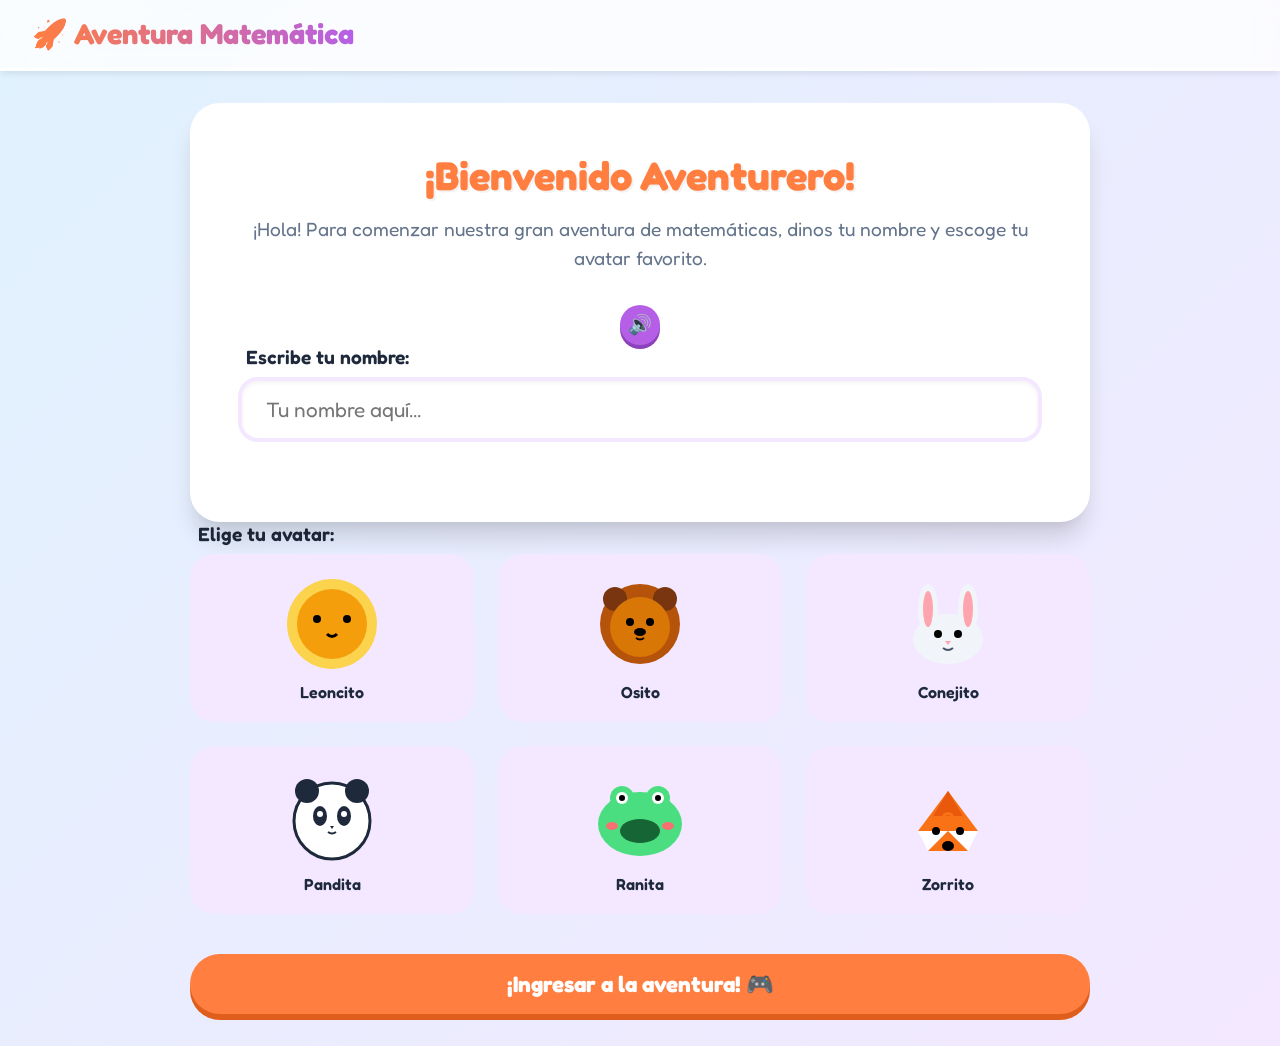
<file: index.html>
<!DOCTYPE html>
<html lang="es">
<head>
  <meta charset="UTF-8">
  <meta name="viewport" content="width=device-width, initial-scale=1.0">
  <title>Aventura Matemática - Registro</title>
  <link rel="stylesheet" href="css/style.css">
    <!-- Favicon -->
    <link rel="icon" href="img/logoo.png">

</head>
<body>

    <header class="header-bar">
    <div class="header-brand">
        🚀 Aventura Matemática
    </div>
    <div class="header-score" id="header-score-box" style="display: none;">
        ⭐ <span id="header-score-val">0</span>
    </div>
    </header>

    <main class="main-container">
        <div class="kids-card">
            <h1 class="kids-title">¡Bienvenido Aventurero!</h1>
            <p class="kids-subtitle tts-text tts-auto">¡Hola! Para comenzar nuestra gran aventura de matemáticas, dinos tu nombre y escoge tu avatar favorito.</p>
      
            <form id="registro-form" 
        <div class="kids-input-group">
            <label class="kids-label" for="student-name">Escribe tu nombre:</label>
            <input type="text" id="student-name" class="kids-input" placeholder="Tu nombre aquí..."  autocomplete="off">
        </div>

        <label class="kids-label" style="text-align: left;">Elige tu avatar:</label>
        <div class="avatar-grid" id="avatar-selector">
            <!-- León -->
            <div class="avatar-option" data-avatar="leoncito">
                <svg viewBox="0 0 100 100">
                <circle cx="50" cy="50" r="45" fill="#fcd34d"/>
                <circle cx="50" cy="50" r="35" fill="#f59e0b"/>
                <circle cx="35" cy="45" r="4" fill="#000"/>
                <circle cx="65" cy="45" r="4" fill="#000"/>
                <path d="M 45 60 Q 50 65 55 60" stroke="#000" stroke-width="3" fill="none"/>
                <path d="M 35 30 A 8 8 0 0 1 47 38" stroke="#f59e0b" stroke-width="6" fill="none"/>
                <path d="M 65 30 A 8 8 0 0 0 53 38" stroke="#f59e0b" stroke-width="6" fill="none"/>
            </svg>
            <span class="avatar-name">Leoncito</span>
            </div>
            <!-- Oso -->
            <div class="avatar-option" data-avatar="osito">
                <svg viewBox="0 0 100 100">
                <circle cx="50" cy="50" r="40" fill="#b45309"/>
                <circle cx="25" cy="25" r="12" fill="#78350f"/>
                <circle cx="75" cy="25" r="12" fill="#78350f"/>
                <circle cx="50" cy="53" r="30" fill="#d97706"/>
                <circle cx="40" cy="48" r="4" fill="#000"/>
                <circle cx="60" cy="48" r="4" fill="#000"/>
                <ellipse cx="50" cy="58" rx="6" ry="4" fill="#000"/>
                <path d="M 46 64 Q 50 67 54 64" stroke="#000" stroke-width="2" fill="none"/>
                </svg>
                <span class="avatar-name">Osito</span>
            </div>
            <!-- Conejo -->
            <div class="avatar-option" data-avatar="conejito">
                <svg viewBox="0 0 100 100">
                <ellipse cx="50" cy="65" rx="35" ry="25" fill="#f1f5f9"/>
                <ellipse cx="30" cy="35" rx="10" ry="25" fill="#f1f5f9"/>
                <ellipse cx="30" cy="35" rx="5" ry="18" fill="#fda4af"/>
                <ellipse cx="70" cy="35" rx="10" ry="25" fill="#f1f5f9"/>
                <ellipse cx="70" cy="35" rx="5" ry="18" fill="#fda4af"/>
                <circle cx="40" cy="60" r="4" fill="#000"/>
                <circle cx="60" cy="60" r="4" fill="#000"/>
                <polygon points="47,67 53,67 50,71" fill="#fda4af"/>
                <path d="M 45 74 Q 50 78 55 74" stroke="#475569" stroke-width="2" fill="none"/>
                </svg>
                <span class="avatar-name">Conejito</span>
            </div>
            <!-- Panda -->
            <div class="avatar-option" data-avatar="pandita">
                <svg viewBox="0 0 100 100">
                <circle cx="50" cy="55" r="38" fill="#fff" stroke="#1e293b" stroke-width="3"/>
                <circle cx="25" cy="25" r="12" fill="#1e293b"/>
                <circle cx="75" cy="25" r="12" fill="#1e293b"/>
                <ellipse cx="38" cy="50" rx="7" ry="10" fill="#1e293b"/>
                <ellipse cx="62" cy="50" rx="7" ry="10" fill="#1e293b"/>
                <circle cx="38" cy="48" r="3" fill="#fff"/>
                <circle cx="62" cy="48" r="3" fill="#fff"/>
                <polygon points="48,60 52,60 50,63" fill="#1e293b"/>
                <path d="M 46 66 Q 50 69 54 66" stroke="#1e293b" stroke-width="2" fill="none"/>
                </svg>
                <span class="avatar-name">Pandita</span>
            </div>
            <!-- Rana -->
            <div class="avatar-option" data-avatar="ranita">
                <svg viewBox="0 0 100 100">
                <ellipse cx="50" cy="58" rx="42" ry="32" fill="#4ade80"/>
                <circle cx="32" cy="32" r="12" fill="#4ade80"/>
                <circle cx="68" cy="32" r="12" fill="#4ade80"/>
                <circle cx="32" cy="32" r="6" fill="#fff"/>
                <circle cx="68" cy="32" r="6" fill="#fff"/>
                <circle cx="32" cy="32" r="3" fill="#000"/>
                <circle cx="68" cy="32" r="3" fill="#000"/>
                <ellipse cx="50" cy="65" rx="20" ry="12" fill="#166534"/>
                <ellipse cx="22" cy="60" rx="6" ry="4" fill="#f87171"/>
                <ellipse cx="78" cy="60" rx="6" ry="4" fill="#f87171"/>
                </svg>
                <span class="avatar-name">Ranita</span>
            </div>
            <!-- Zorro -->
            <div class="avatar-option" data-avatar="zorrito">
                <svg viewBox="0 0 100 100">
                <polygon points="50,25 20,65 80,65" fill="#f97316"/>
                <polygon points="50,25 35,50 65,50" fill="#ea580c"/>
                <polygon points="20,65 50,65 30,85" fill="#fff"/>
                <polygon points="80,65 50,65 70,85" fill="#fff"/>
                <polygon points="30,85 50,65 70,85" fill="#f97316"/>
                <circle cx="38" cy="65" r="4" fill="#000"/>
                <circle cx="62" cy="65" r="4" fill="#000"/>
                <ellipse cx="50" cy="80" rx="6" ry="5" fill="#000"/>
                <path d="M 45 50 Q 50 45 55 50" stroke="#f97316" stroke-width="3" fill="none"/>
                </svg>
                <span class="avatar-name">Zorrito</span>
            </div>
            </div>

            <button type="submit" id="btn-ingresar" class="kids-btn kids-btn-orange">¡Ingresar a la aventura! 🎮</button>
        </form>
        </div>
    </main>

    <script src="js/audio.js"></script>
    <script src="js/main.js"></script>
    <script>
        // Lógica particular del registro
        let selectedAvatar = null;

        // Selector de avatar
        document.querySelectorAll('.avatar-option').forEach(opt => {
        opt.addEventListener('click', () => {
            document.querySelectorAll('.avatar-option').forEach(el => el.classList.remove('selected'));
            opt.classList.add('selected');
            selectedAvatar = opt.getAttribute('data-avatar');
            MathAudio.playClick();
        });
        });

        //Sacudir tarjeta
        function sacudirTarjeta() {

            const card = document.querySelector('.kids-card');

            card.classList.add('shake-element');

            setTimeout(() => {
                card.classList.remove('shake-element');
            }, 500);
        }



        // Formulario de ingreso
        document.getElementById('registro-form').addEventListener('submit', (e) => {
        e.preventDefault();
        const nombreInput = document.getElementById('student-name').value.trim();

        // Validación obligatoria
        if (!nombreInput && !selectedAvatar) {

                MathAudio.speak(
                    "Debe escribir su nombre y seleccionar un avatar."
                );

                sacudirTarjeta();
                return;
            }

            if (!nombreInput) {

                MathAudio.speak(
                    "Debe escribir su nombre."
                );

                sacudirTarjeta();
                return;
            }

            if (!selectedAvatar) {

                MathAudio.speak(
                    "Debe seleccionar un avatar."
                );

                sacudirTarjeta();
                return;
            }

        // Guardar en localStorage
        localStorage.setItem('mat_nombre', nombreInput);
        localStorage.setItem('mat_avatar', selectedAvatar);
        localStorage.setItem('mat_score', '0');

        // Animaciones e ingreso exitoso
        MathAudio.playWelcome();
        MathApp.lanzarConfeti();

        const btn = document.getElementById('btn-ingresar');
        btn.disabled = true;
        btn.textContent = "¡Cargando Aventura! ✨";

        // Redirigir después de deleitarse con el confeti
        setTimeout(() => {
            window.location.href = 'bienvenida.html';
        }, 1500);
        });
    </script>
    </body>
</file>
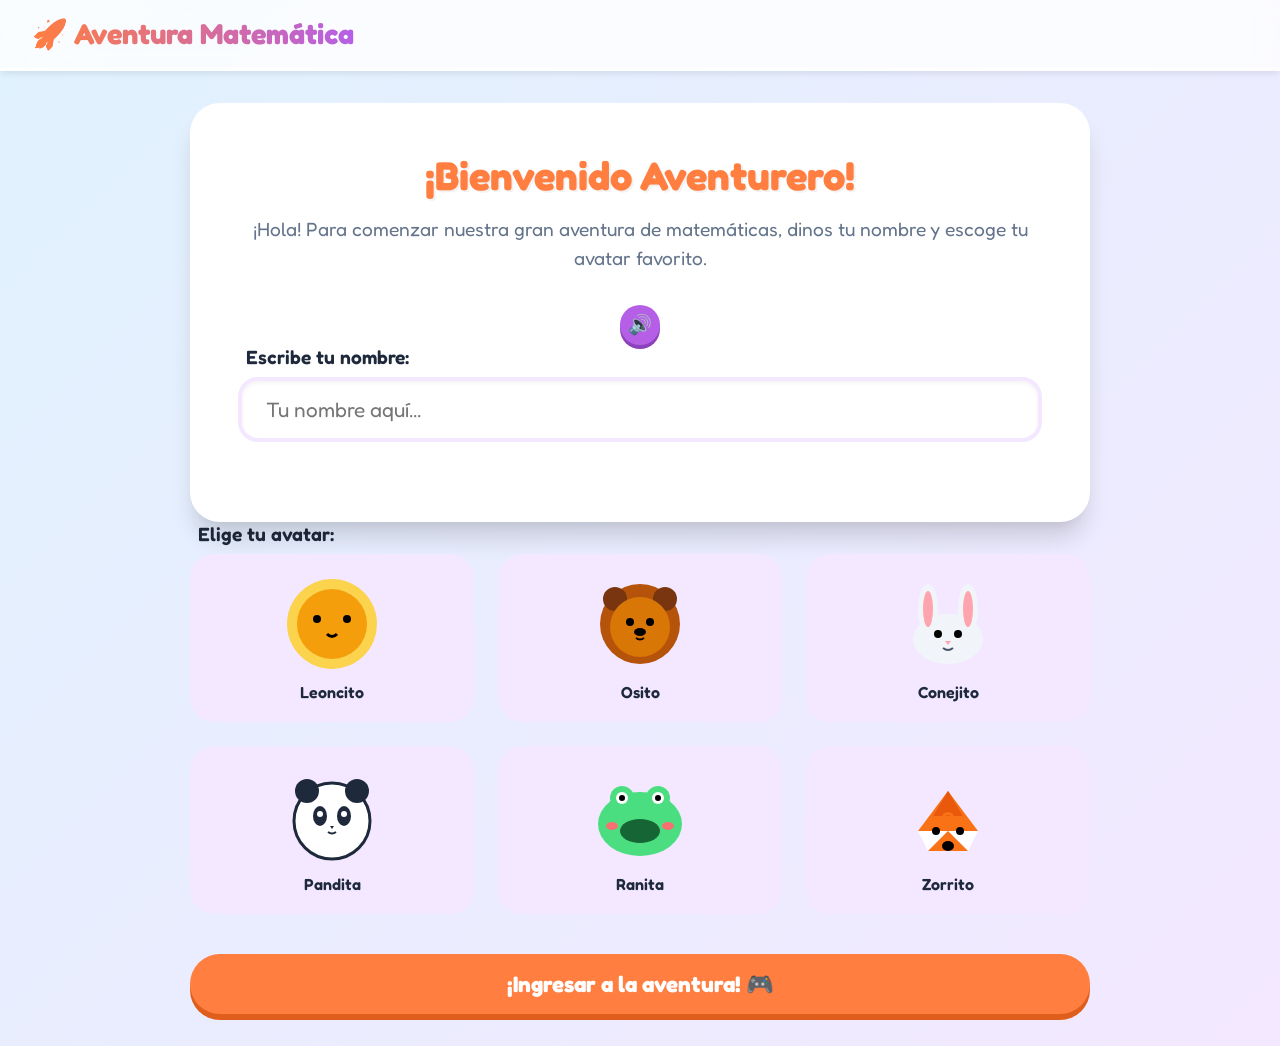
<file: basico4.html>
<!DOCTYPE html>
<html lang="es">
    
<head>
    <meta charset="UTF-8">
    <meta name="viewport" content="width=device-width, initial-scale=1.0">
    <title>Supermercado Matemático - Sumas</title>
    <link rel="stylesheet" href="css/style.css">

        <!-- Favicon -->
    <link rel="icon" href="img/logoo.png">
    </head>
    <body>


    <header class="header-bar">
        <a href="todos.html" class="header-brand">🚀 Aventura Matemática</a>
        <div class="header-user-info">
        <div class="header-profile">
            <div id="header-avatar-container"></div>
            <span class="header-username" id="header-username-val"></span>
        </div>
        <div class="header-score" id="header-score-box">
            ⭐ <span id="header-score-val">0</span>
        </div>
        </div>
    </header>

    <main class="main-container">
        <div class="kids-card game-card">
        <h1 class="kids-title text-orange">🛒 Supermercado Matemático</h1>
        
        <div class="game-info-row">
            <span class="round-indicator" id="round-text">Ronda 1 de 3</span>
            <div class="progress-bar-container">
            <div class="progress-bar-fill" id="progress-bar"></div>
            </div>
            <span class="round-indicator">➕ Sumas</span>
        </div>

        <!-- Instrucción con voz -->
        <div style="margin-bottom: 1.5rem; text-align: left;">
            <span class="kids-subtitle tts-text tts-auto" id="game-instruction">
            ¡Haz las compras! Arrastra o haz clic en los productos para ponerlos en el carrito según la lista, y luego calcula el precio total.
            </span>
        </div>

        <!-- Lista de compras -->
        <div style="background: #fffbeb; border: 3px solid #fef3c7; border-radius: 20px; padding: 1rem; margin-bottom: 1.5rem; text-align: left;">
            <h3 style="color: var(--color-orange); margin-bottom: 0.5rem; display: flex; align-items: center; gap: 0.5rem;">
            📋 Lista de Compras:
            </h3>
            <ul id="shopping-list" style="list-style: none; font-size: 1.15rem; font-weight: 600; display: flex; flex-direction: column; gap: 0.3rem;">
            <!-- Se llena dinámicamente -->
            </ul>
        </div>

        <!-- Zona de Trabajo -->
        <div class="game-workspace">
            
            <!-- Estantería de Productos -->
            <div>
            <div style="font-size: 0.9rem; font-weight: bold; color: var(--text-muted); margin-bottom: 0.5rem; text-align: left;">
                🛍️ Estantería (Haz clic o arrastra al carrito):
            </div>
            <div class="market-shelf" id="shelf-container">
                <!-- Se llena dinámicamente -->
            </div>
            </div>

            <!-- Carrito de compras -->
            <div style="margin-top: 1rem;">
            <div style="font-size: 0.9rem; font-weight: bold; color: var(--text-muted); margin-bottom: 0.5rem; text-align: left;">
                🛒 Tu Carrito (Haz clic en un producto para sacarlo):
            </div>
            <div class="cart-dropzone drop-target" id="cart-zone" ondragover="allowDrop(event)" ondrop="handleDrop(event)">
                <div class="cart-items-list" id="cart-items">
                <!-- Productos arrastrados -->
                </div>
                <div id="cart-placeholder" style="color: var(--text-muted); font-weight: 600; pointer-events: none;">
                ¡Carrito vacío! Pon los productos aquí.
                </div>
            </div>
            </div>

            <!-- Selección del Total Oculto al inicio -->
            <div id="total-selection-area" class="hidden" style="margin-top: 1.5rem; background: #f0fdf4; border: 3px solid #dcfce7; padding: 1.2rem; border-radius: 20px;">
            <h3 class="tts-text" id="total-question" style="color: var(--color-green); margin-bottom: 0.8rem; font-size: 1.2rem;">
                ¡Excelente! Pusiste los productos correctos. Ahora, ¿cuánto es el precio total de tu compra?
            </h3>
            <div class="options-grid" id="options-container">
                <!-- Botones de opciones creados en JS -->
            </div>
            </div>

            <!-- Feedback Overlay -->
            <div class="feedback-overlay" id="feedback-panel">
            <div class="feedback-content">
                <span class="feedback-emoji" id="feedback-emoji">🎉</span>
                <h2 class="feedback-title success" id="feedback-title">¡Fantástico!</h2>
                <p class="feedback-msg tts-text" id="feedback-msg">¡Lo lograste!</p>
                <button id="feedback-btn" class="kids-btn kids-btn-green">¡Siguiente! ➡️</button>
            </div>
            </div>

        </div>

        <!-- Acciones de juego -->
        <div class="game-actions">
            <button onclick="reiniciarRonda()" class="kids-btn kids-btn-purple" style="font-size: 1.1rem; padding: 0.8rem 1.5rem;">
            🔄 Reiniciar Nivel
            </button>
            <button id="btn-validar-cart" onclick="validarCarrito()" class="kids-btn kids-btn-orange">
            Revisar Carrito 🕵️‍♂️
            </button>
            <button id="btn-next-game" class="kids-btn kids-btn-green hidden">
            Siguiente Juego 🚀
            </button>
        </div>

        </div>
    </main>

    <script src="js/audio.js"></script>
    <script src="js/main.js"></script>
    <script>
        // Datos de rondas
        const rounds = [
        {
            list: { manzana: 2, leche: 1 },
            listText: ["🍎 2 Manzanas (cada una cuesta $120)", "🥛 1 Leche (cuesta $300)"],
            instruction: "Compra 2 manzanas y 1 caja de leche. Ponlos en el carrito y luego calcula el valor total.",
            shelf: [
            { id: 'manzana', name: 'Manzana', price: 120, svg: '<svg viewBox="0 0 100 100"><circle cx="50" cy="55" r="30" fill="#f43f5e"/><path d="M 50 25 C 48 18 58 10 60 12 C 62 14 55 22 51 25" stroke="#854d0e" stroke-width="4" fill="#4ade80"/><circle cx="50" cy="55" r="28" fill="none" stroke="#e11d48" stroke-width="2"/></svg>' },
            { id: 'leche', name: 'Leche', price: 300, svg: '<svg viewBox="0 0 100 100"><rect x="30" y="25" width="40" height="60" rx="8" fill="#eff6ff" stroke="#3b82f6" stroke-width="4"/><path d="M 30 45 L 70 45" stroke="#3b82f6" stroke-width="3"/><circle cx="50" cy="65" r="10" fill="#93c5fd"/></svg>' },
            { id: 'platano', name: 'Plátano', price: 100, svg: '<svg viewBox="0 0 100 100"><path d="M 25 35 Q 50 20 75 45 Q 50 65 25 35" fill="#facc15" stroke="#ca8a04" stroke-width="3"/></svg>' }
            ],
            total: 540,
            options: [420, 540, 620]
        },
        {
            list: { pan: 1, platano: 2 },
            listText: ["🍞 1 Pan (cuesta $150)", "🍌 2 Plátanos (cada uno cuesta $100)"],
            instruction: "Compra 1 pan calientito y 2 plátanos dulces. Ponlos en el carrito y luego calcula el precio total.",
            shelf: [
            { id: 'pan', name: 'Pan', price: 150, svg: '<svg viewBox="0 0 100 100"><ellipse cx="50" cy="50" rx="35" ry="22" fill="#f59e0b" stroke="#b45309" stroke-width="4"/><path d="M 30 40 Q 35 48 40 40 M 45 40 Q 50 48 55 40 M 60 40 Q 65 48 70 40" stroke="#b45309" stroke-width="3" fill="none"/></svg>' },
            { id: 'platano', name: 'Plátano', price: 100, svg: '<svg viewBox="0 0 100 100"><path d="M 25 35 Q 50 20 75 45 Q 50 65 25 35" fill="#facc15" stroke="#ca8a04" stroke-width="3"/></svg>' },
            { id: 'queso', name: 'Queso', price: 400, svg: '<svg viewBox="0 0 100 100"><polygon points="20,70 80,70 65,30 20,70" fill="#fde047" stroke="#eab308" stroke-width="4"/><circle cx="35" cy="55" r="4" fill="#ca8a04"/><circle cx="55" cy="58" r="5" fill="#ca8a04"/></svg>' }
            ],
            total: 350,
            options: [350, 250, 450]
        },
        {
            list: { jugo: 1, queso: 1, manzana: 1 },
            listText: ["🧃 1 Jugo (cuesta $250)", "🧀 1 Queso (cuesta $400)", "🍎 1 Manzana (cuesta $120)"],
            instruction: "Compra 1 jugo fresco, 1 porción de queso y 1 manzana. Ponlos en el carrito y calcula el total.",
            shelf: [
            { id: 'jugo', name: 'Jugo', price: 250, svg: '<svg viewBox="0 0 100 100"><rect x="32" y="25" width="36" height="55" rx="6" fill="#fdba74" stroke="#f97316" stroke-width="4"/><rect x="42" y="15" width="6" height="10" fill="#f97316"/><circle cx="50" cy="55" r="8" fill="#fff"/></svg>' },
            { id: 'queso', name: 'Queso', price: 400, svg: '<svg viewBox="0 0 100 100"><polygon points="20,70 80,70 65,30 20,70" fill="#fde047" stroke="#eab308" stroke-width="4"/><circle cx="35" cy="55" r="4" fill="#ca8a04"/><circle cx="55" cy="58" r="5" fill="#ca8a04"/></svg>' },
            { id: 'manzana', name: 'Manzana', price: 120, svg: '<svg viewBox="0 0 100 100"><circle cx="50" cy="55" r="30" fill="#f43f5e"/><path d="M 50 25 C 48 18 58 10 60 12 C 62 14 55 22 51 25" stroke="#854d0e" stroke-width="4" fill="#4ade80"/><circle cx="50" cy="55" r="28" fill="none" stroke="#e11d48" stroke-width="2"/></svg>' }
            ],
            total: 770,
            options: [670, 870, 770]
        }
        ];

        let currentRoundIndex = 0;
        let cart = [];
        let selectedTotal = null;

        // Inicializar juego
        function cargarRonda() {
        const data = rounds[currentRoundIndex];
        cart = [];
        selectedTotal = null;

        // Actualizar interfaz general
        document.getElementById('round-text').textContent = `Ronda ${currentRoundIndex + 1} de 3`;
        document.getElementById('progress-bar').style.width = `${((currentRoundIndex) / 3) * 100}%`;
        
        const instr = document.getElementById('game-instruction');
        instr.textContent = data.instruction;
        
        // Reiniciar TTS
        const speakBtn = instr.nextElementSibling;
        if (speakBtn) {
            speakBtn.onclick = (e) => {
            e.stopPropagation();
            MathAudio.playClick();
            MathAudio.speak(data.instruction, speakBtn);
            };
            // Auto-hablar instrucción al cargar la ronda
            MathAudio.speak(data.instruction, speakBtn);
        }

        // Cargar lista de compras
        const listContainer = document.getElementById('shopping-list');
        listContainer.innerHTML = '';
        data.listText.forEach(t => {
            const li = document.createElement('li');
            li.textContent = t;
            listContainer.appendChild(li);
        });

        // Cargar estantería
        const shelfContainer = document.getElementById('shelf-container');
        shelfContainer.innerHTML = '';
        data.shelf.forEach(item => {
            const el = document.createElement('div');
            el.className = 'drag-item';
            el.draggable = true;
            el.setAttribute('data-id', item.id);
            el.innerHTML = `${item.svg}<span class="drag-item-label">${item.name}<br>$${item.price}</span>`;
            
            // Eventos Drag
            el.addEventListener('dragstart', (e) => {
            e.dataTransfer.setData('text/plain', item.id);
            });

            // Evento click para accesibilidad móvil/táctil
            el.addEventListener('click', () => {
            agregarAlCarro(item.id);
            });

            shelfContainer.appendChild(el);
        });

        // Limpiar carro y áreas
        actualizarCarroVista();
        document.getElementById('total-selection-area').classList.add('hidden');
        document.getElementById('feedback-panel').style.display = 'none';
        
        // Mostrar y habilitar botón de validar carro
        document.getElementById('btn-validar-cart').classList.remove('hidden');
        document.getElementById('btn-validar-cart').disabled = false;
        }

        // Drag and drop handlers
        function allowDrop(e) {
        e.preventDefault();
        document.getElementById('cart-zone').classList.add('drag-over');
        }

        document.getElementById('cart-zone').addEventListener('dragleave', () => {
        document.getElementById('cart-zone').classList.remove('drag-over');
        });

        function handleDrop(e) {
        e.preventDefault();
        document.getElementById('cart-zone').classList.remove('drag-over');
        const id = e.dataTransfer.getData('text/plain');
        if (id) {
            agregarAlCarro(id);
        }
        }

        // Agregar producto al carro
        function agregarAlCarro(id) {
        const data = rounds[currentRoundIndex];
        const prod = data.shelf.find(p => p.id === id);
        if (prod) {
            cart.push(prod);
            MathAudio.playClick();
            actualizarCarroVista();
        }
        }

        // Sacar producto del carro
        function sacarDelCarro(index) {
        cart.splice(index, 1);
        MathAudio.playClick();
        actualizarCarroVista();
        }

        // Dibujar carro
        function actualizarCarroVista() {
        const itemsContainer = document.getElementById('cart-items');
        const placeholder = document.getElementById('cart-placeholder');
        
        itemsContainer.innerHTML = '';

        if (cart.length === 0) {
            placeholder.style.display = 'block';
        } else {
            placeholder.style.display = 'none';
            cart.forEach((item, index) => {
            const el = document.createElement('div');
            el.className = 'drag-item';
            el.style.width = '70px';
            el.style.padding = '0.2rem';
            el.innerHTML = `${item.svg}`;
            el.addEventListener('click', () => sacarDelCarro(index));
            itemsContainer.appendChild(el);
            });
        }
        }

        // Validar productos en carro
        function validarCarrito() {
        const data = rounds[currentRoundIndex];
        
        // Contar productos en el carrito actual
        const conteo = {};
        cart.forEach(item => {
            conteo[item.id] = (conteo[item.id] || 0) + 1;
        });

        // Comparar con la lista de compras requerida
        let esCorrecto = true;
        
        // Comprobar que estén los requeridos
        for (const [id, cant] of Object.entries(data.list)) {
            if ((conteo[id] || 0) !== cant) {
            esCorrecto = false;
            break;
            }
        }

        // Comprobar que no haya extras no deseados
        for (const id of Object.keys(conteo)) {
            if (!data.list[id]) {
            esCorrecto = false;
            break;
            }
        }

        if (esCorrecto) {
            // Bloquear carro
            document.getElementById('btn-validar-cart').disabled = true;
            
            // Habilitar la sección de sumas
            const selectionArea = document.getElementById('total-selection-area');
            selectionArea.classList.remove('hidden');
            
            const questionText = document.getElementById('total-question');
            MathAudio.speak(questionText.textContent);

            // Cargar opciones
            const optionsContainer = document.getElementById('options-container');
            optionsContainer.innerHTML = '';
            data.options.forEach(opt => {
            const btn = document.createElement('button');
            btn.className = 'kids-btn kids-btn-blue';
            btn.style.fontSize = '1.3rem';
            btn.textContent = `$${opt}`;
            btn.onclick = () => seleccionarTotal(opt, btn);
            optionsContainer.appendChild(btn);
            });

        } else {
            // Audio error
            MathAudio.playIncorrect();
            
            // Voz error
            MathAudio.speak("¡Oh, te has equivocado de productos! Revisa la lista e inténtalo de nuevo.");

            // Sacudida visual
            const workspace = document.querySelector('.game-workspace');
            workspace.classList.add('shake-element');
            setTimeout(() => workspace.classList.remove('shake-element'), 500);
        }
        }

        // Seleccionar la respuesta de suma
        function seleccionarTotal(valor, btn) {
        selectedTotal = valor;
        // Resaltar seleccionado
        document.querySelectorAll('#options-container button').forEach(b => {
            b.className = 'kids-btn kids-btn-blue';
        });
        btn.className = 'kids-btn kids-btn-orange';
        MathAudio.playClick();
        
        // Validar la suma directamente al presionar la opción
        comprobarTotal();
        }

        // Validar suma final
        function comprobarTotal() {
        const data = rounds[currentRoundIndex];
        const feedback = document.getElementById('feedback-panel');
        const title = document.getElementById('feedback-title');
        const msg = document.getElementById('feedback-msg');
        const emoji = document.getElementById('feedback-emoji');
        const nextBtn = document.getElementById('feedback-btn');

        if (selectedTotal === data.total) {
            // Acierto!
            MathAudio.playCorrect();
            MathApp.lanzarConfeti();
            
            // Sumar puntos
            MathApp.addScore(10);

            title.textContent = "¡Excelente!";
            title.className = "feedback-title success";
            emoji.textContent = "🍎";
            
            const successMsg = `¡Correcto! El total de la compra es $${data.total}. ¡Has ganado 10 puntos!`;
            msg.textContent = successMsg;

            feedback.style.display = 'flex';
            MathAudio.speak(successMsg);

            nextBtn.onclick = () => {
            currentRoundIndex++;
            if (currentRoundIndex < rounds.length) {
                cargarRonda();
            } else {
                // Completó las 3 rondas!
                document.getElementById('progress-bar').style.width = '100%';
                mostrarVictoriaNivelCompleto();
            }
            };

        } else {
            // Fallo!
            MathAudio.playIncorrect();
            
            const errorMsg = "¡Suma incorrecta! Vuelve a sumar con calma.";
            MathAudio.speak(errorMsg);

            // Sacudir opciones
            const optGrid = document.getElementById('options-container');
            optGrid.classList.add('shake-element');
            setTimeout(() => optGrid.classList.remove('shake-element'), 500);
        }
        }

        // Victoria del nivel
        function mostrarVictoriaNivelCompleto() {
        const feedback = document.getElementById('feedback-panel');
        const title = document.getElementById('feedback-title');
        const msg = document.getElementById('feedback-msg');
        const emoji = document.getElementById('feedback-emoji');
        const nextBtn = document.getElementById('feedback-btn');

        // Animaciones
        MathApp.lanzarConfeti();
        MathAudio.playWin();

        title.textContent = "¡Nivel Completado!";
        title.className = "feedback-title success";
        emoji.textContent = "🏆";
        
        const finishedMsg = "¡Impresionante! Completaste todas las compras del Supermercado Matemático.";
        msg.textContent = finishedMsg;
        
        nextBtn.textContent = "Siguiente Juego 🚀";
        feedback.style.display = 'flex';
        MathAudio.speak(finishedMsg);

        nextBtn.onclick = () => {
            window.location.href = 'juego1.html';
        };
        }

        // Botón reiniciar ronda
        function reiniciarRonda() {
        MathAudio.playClick();
        cargarRonda();
        }

        // Inicializar al cargar
        document.addEventListener('DOMContentLoaded', () => {
        cargarRonda();
        });
    </script>
</body>
</html>
</file>
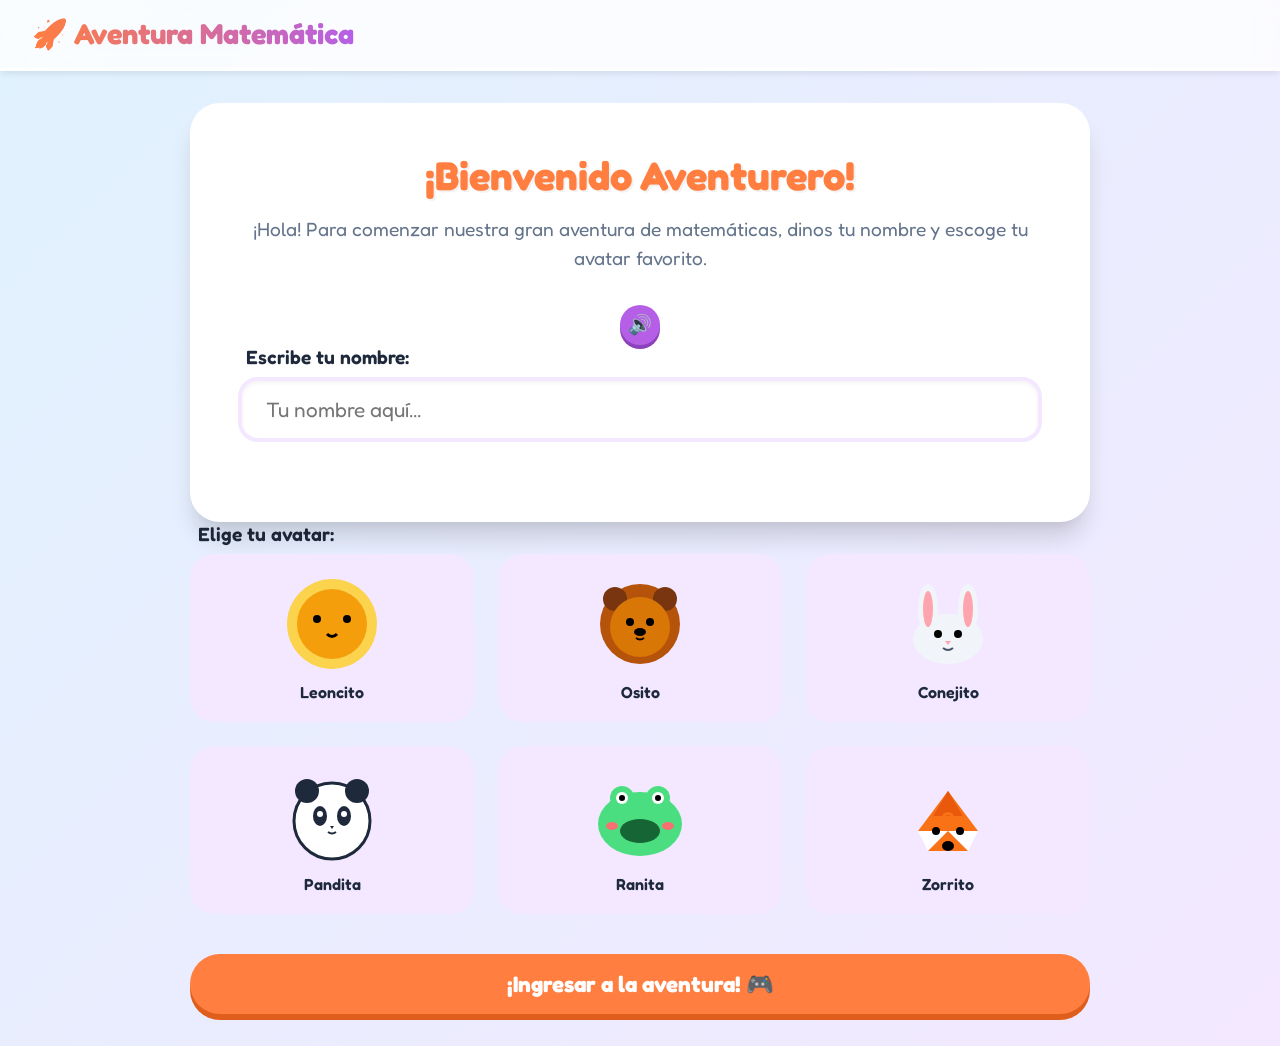
<file: bienvenida.html>
<!DOCTYPE html>
<html lang="es">
<head>
<meta charset="UTF-8">
<meta name="viewport" content="width=device-width, initial-scale=1.0">
<title>Aventura Matemática - Bienvenida</title>
<link rel="stylesheet" href="css/style.css">
    <!-- Favicon -->
    <link rel="icon" href="img/logoo.png">
</head>

<body>
<header class="header-bar">
    <a href="todos.html" class="header-brand">🚀 Aventura Matemática</a>
    <div class="header-user-info">
    <div class="header-profile">
        <div id="header-avatar-container"></div>
        <span class="header-username" id="header-username-val"></span>
    </div>
    <div class="header-score" id="header-score-box">
        ⭐ <span id="header-score-val">0</span>
    </div>
    </div>
</header>
<main class="main-container">
    <div class="kids-card">
    <div id="avatar-welcome-display" style="width: 150px; height: 150px; margin: 0 auto 1.5rem auto;"></div>
    
    <h1 class="kids-title">¡Hola, <span id="student-name-display" class="text-orange">Aventurero</span>!</h1>
    
    <p id="welcome-message-text" class="kids-subtitle tts-text tts-auto">
        ¡Te damos la bienvenida a tu Aventura Matemática! Prepárate para practicar sumas, restas, multiplicaciones y divisiones a través de divertidos juegos. ¿Estás listo para ganar muchos puntos?
    </p>
    <div style="display: flex; flex-direction: column; gap: 1rem; align-items: center; margin-top: 2rem;">
        <a href="basico4.html" class="kids-btn kids-btn-green" style="width: 100%; max-width: 320px;">
        Comenzar aventura matemática 🌟
        </a>
        <button onclick="MathApp.cerrarSesion()" class="kids-btn kids-btn-purple" style="width: 100%; max-width: 320px; font-size: 1.1rem; padding: 0.8rem 1.5rem;">
        Cerrar sesión 🚪
        </button>
    </div>
    </div>
</main>
<script src="js/audio.js"></script>
<script src="js/main.js"></script>
<script>
    document.addEventListener('DOMContentLoaded', () => {
    // Mostrar datos del estudiante
    const nombre = localStorage.getItem('mat_nombre');
    const avatar = localStorage.getItem('mat_avatar');
    if (nombre) {
        document.getElementById('student-name-display').textContent = nombre;
    }
    if (avatar) {
        document.getElementById('avatar-welcome-display').innerHTML = MathApp.getAvatarSVG(avatar);
    }
    // Re-estructurar mensaje hablado para personalizarlo con el nombre del usuario
    setTimeout(() => {
        const msg = `¡Hola ${nombre || ''}! Te damos la bienvenida a tu Aventura Matemática. Prepárate para practicar sumas, restas, multiplicaciones y divisiones a través de divertidos juegos. ¿Estás listo para ganar muchos puntos?`;
        
        // Buscamos el botón de parlante generado para actualizar su texto de lectura
        const welcomeEl = document.getElementById('welcome-message-text');
        welcomeEl.textContent = msg;
        
        // Re-iniciar la vinculación del parlante
        const speakBtn = welcomeEl.nextElementSibling;
        if (speakBtn && speakBtn.classList.contains('tts-button')) {
        speakBtn.onclick = (e) => {
            e.stopPropagation();
            MathAudio.playClick();
            MathAudio.speak(msg, speakBtn);
        };
        // Reproducir en voz alta de inmediato
        MathAudio.speak(msg, speakBtn);
        }
    }, 900);
    });
</script>
</body>
</html>
</file>
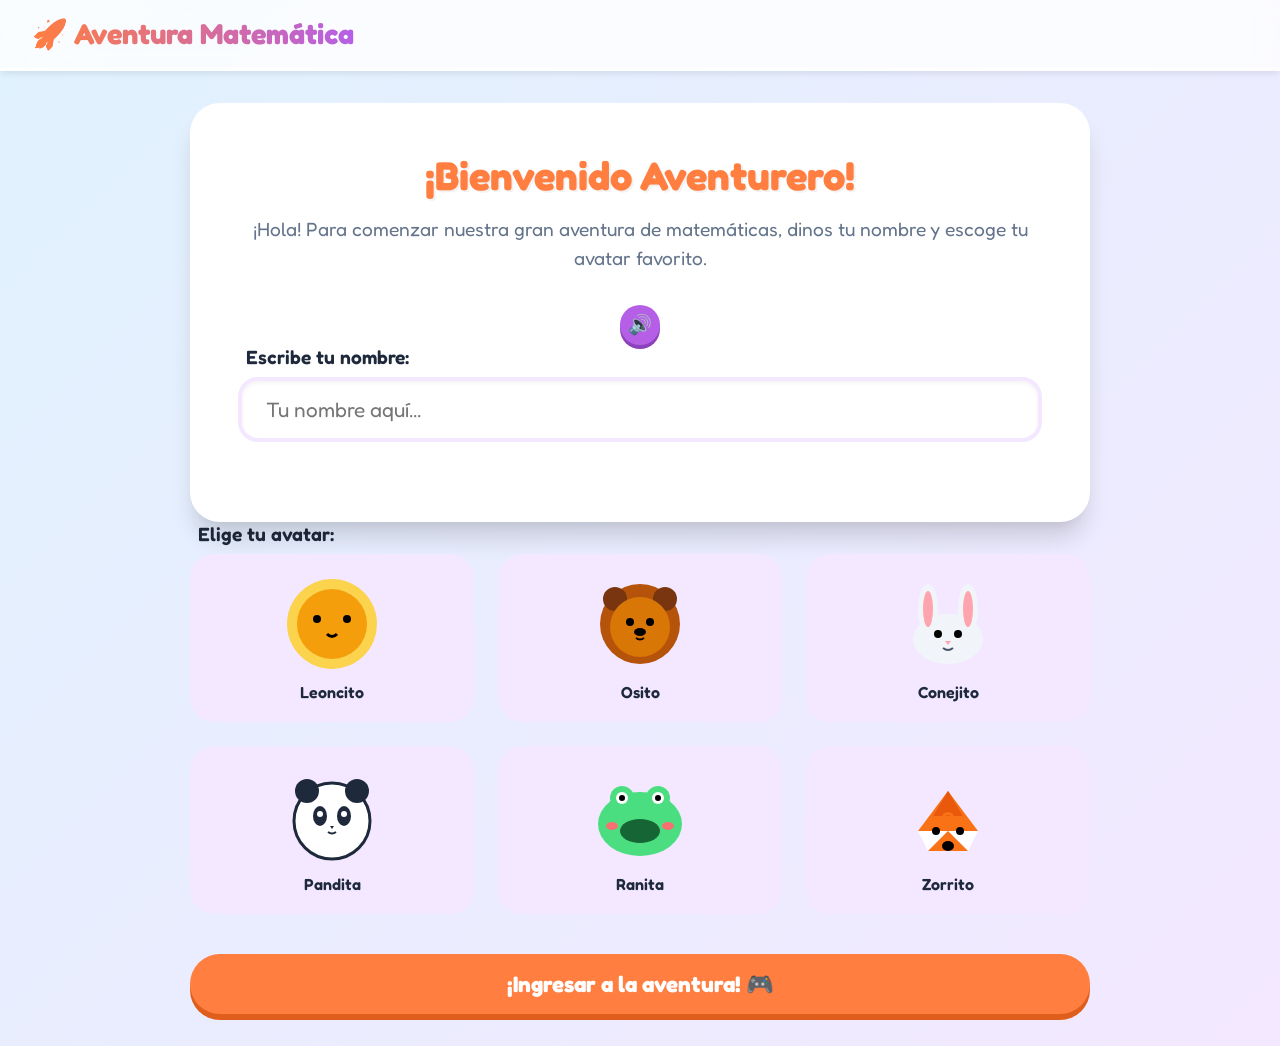
<file: final.html>
<!DOCTYPE html>
<html lang="es">
<head>
    <meta charset="UTF-8">
    <meta name="viewport" content="width=device-width, initial-scale=1.0">
    <title>¡Felicidades! - Aventura Matemática</title>
    <link rel="stylesheet" href="css/style.css">

    <!-- Favicon -->
    <link rel="icon" href="img/logoo.png">
    
</head>
<body>

    <header class="header-bar">
        <a href="todos.html" class="header-brand">🚀 Aventura Matemática</a>
        <div class="header-user-info">
        <div class="header-profile">
            <div id="header-avatar-container"></div>
            <span class="header-username" id="header-username-val"></span>
        </div>
        <div class="header-score" id="header-score-box">
            ⭐ <span id="header-score-val">0</span>
        </div>
        </div>
    </header>

    <main class="main-container">
        <div class="kids-card">
        
        <!-- Trofeo SVG Animado -->
        <div class="trophy-container">
            <svg viewBox="0 0 100 100" class="trophy-svg">
            <!-- Brillo fondo -->
            <circle cx="50" cy="45" r="30" fill="rgba(251, 191, 36, 0.2)" />
            <!-- Copa Oro -->
            <path d="M 30 25 L 70 25 L 68 50 C 68 60 58 65 50 65 C 42 65 32 60 32 50 Z" fill="#fbbf24" stroke="#d97706" stroke-width="4"/>
            <!-- Base Copa -->
            <rect x="42" y="65" width="16" height="15" fill="#d97706" stroke="#b45309" stroke-width="3"/>
            <rect x="30" y="77" width="40" height="8" rx="4" fill="#78350f" stroke="#451a03" stroke-width="2"/>
            <!-- Asas -->
            <path d="M 31 32 Q 18 35 31 48" fill="none" stroke="#d97706" stroke-width="5" stroke-linecap="round"/>
            <path d="M 69 32 Q 82 35 69 48" fill="none" stroke="#d97706" stroke-width="5" stroke-linecap="round"/>
            <!-- Detalle Estrella Copa -->
            <polygon points="50,32 53,38 60,39 55,44 56,50 50,47 44,50 45,44 40,39 47,38" fill="#fff"/>
            </svg>
        </div>

        <h1 class="kids-title text-orange">¡Felicitaciones, completaste todos los juegos!</h1>
        
        <!-- Contenedor de 3 Estrellas Animadas -->
        <div class="stars-container">
            <span class="final-star" id="star-1">⭐</span>
            <span class="final-star" id="star-2">⭐</span>
            <span class="final-star" id="star-3">⭐</span>
        </div>

        <h2 style="font-size: 1.8rem; font-weight: 700; color: var(--color-purple); margin-bottom: 1.5rem;">
            ¡Puntaje Final: <span id="final-score-val" class="text-orange">0</span> puntos!
        </h2>

        <p class="kids-subtitle tts-text tts-auto" id="celebration-text" style="font-size: 1.3rem;">
            ¡Eres un súper campeón o campeona de las matemáticas! Resolviste sumas, restas, multiplicaciones y divisiones a la perfección. ¡Estamos muy orgullosos de ti!
        </p>

        <div style="display: flex; flex-direction: column; gap: 1rem; align-items: center; margin-top: 2.5rem;">
            <button onclick="irAlInicio()" class="kids-btn kids-btn-green" style="width: 100%; max-width: 320px;">
            Volver a la Bienvenida 🏠
            </button>
            <button onclick="reiniciarProyecto()" class="kids-btn kids-btn-orange" style="width: 100%; max-width: 320px;">
            Reiniciar Todo el Viaje 🔄
            </button>
            <a href="todosx.html" class="kids-btn kids-btn-blue" style="width: 100%; max-width: 320px;">
            Elegir un Juego Libre 🎮
            </a>
            <a href="todos.html" class="kids-btn kids-btn-purple" style="width: 100%; max-width: 320px;">
            Ver todos los Juegos 🎮</a> 
        </div>

        </div>
    </main>

    <script src="js/audio.js"></script>
    <script src="js/main.js"></script>
    <script>
        document.addEventListener('DOMContentLoaded', () => {
        const totalScore = MathApp.getScore();
        document.getElementById('final-score-val').textContent = totalScore;

        // Lanzar confeti constante
        MathApp.lanzarConfeti();
        // Intervalo de confeti extra cada 2 segundos
        const confetiInterval = setInterval(() => {
            if (window.location.pathname.includes('final.html')) {
            MathApp.lanzarConfeti();
            } else {
            clearInterval(confetiInterval);
            }
        }, 2000);

        // Fanfarria
        MathAudio.playWin();

        // Animación secuencial de las estrellas
        setTimeout(() => { document.getElementById('star-1').classList.add('animate'); }, 100);
        setTimeout(() => { document.getElementById('star-2').classList.add('animate'); }, 600);
        setTimeout(() => { document.getElementById('star-3').classList.add('animate'); }, 1100);

        // Síntesis de voz del logro final
        const nombre = localStorage.getItem('mat_nombre') || 'Aventurero';
        const textMessage = `¡Felicitaciones ${nombre}! Completaste todos los juegos y obtuviste un total de ${totalScore} puntos. ¡Eres un súper aventurero de las matemáticas! Resolviste sumas, restas, multiplicaciones y divisiones a la perfección. ¡Estamos muy orgullosos de ti!`;
        
        const textEl = document.getElementById('celebration-text');
        textEl.textContent = textMessage;

        // Vinculación de parlante
        setTimeout(() => {
            const speakBtn = textEl.nextElementSibling;
            if (speakBtn) {
            speakBtn.onclick = (e) => {
                e.stopPropagation();
                MathAudio.playClick();
                MathAudio.speak(textMessage, speakBtn);
            };
            MathAudio.speak(textMessage, speakBtn);
            }
        }, 1500); // Dar un pequeño respiro después de la fanfarria
        });

        function irAlInicio() {
        window.location.href = 'bienvenida.html';
        }

        function reiniciarProyecto() {
        MathAudio.playClick();
        // Pone el puntaje local en 0 y redirige al primer juego
        MathApp.reiniciarProgreso('basico4.html');
        }
    </script>
</body>
</html>
</file>
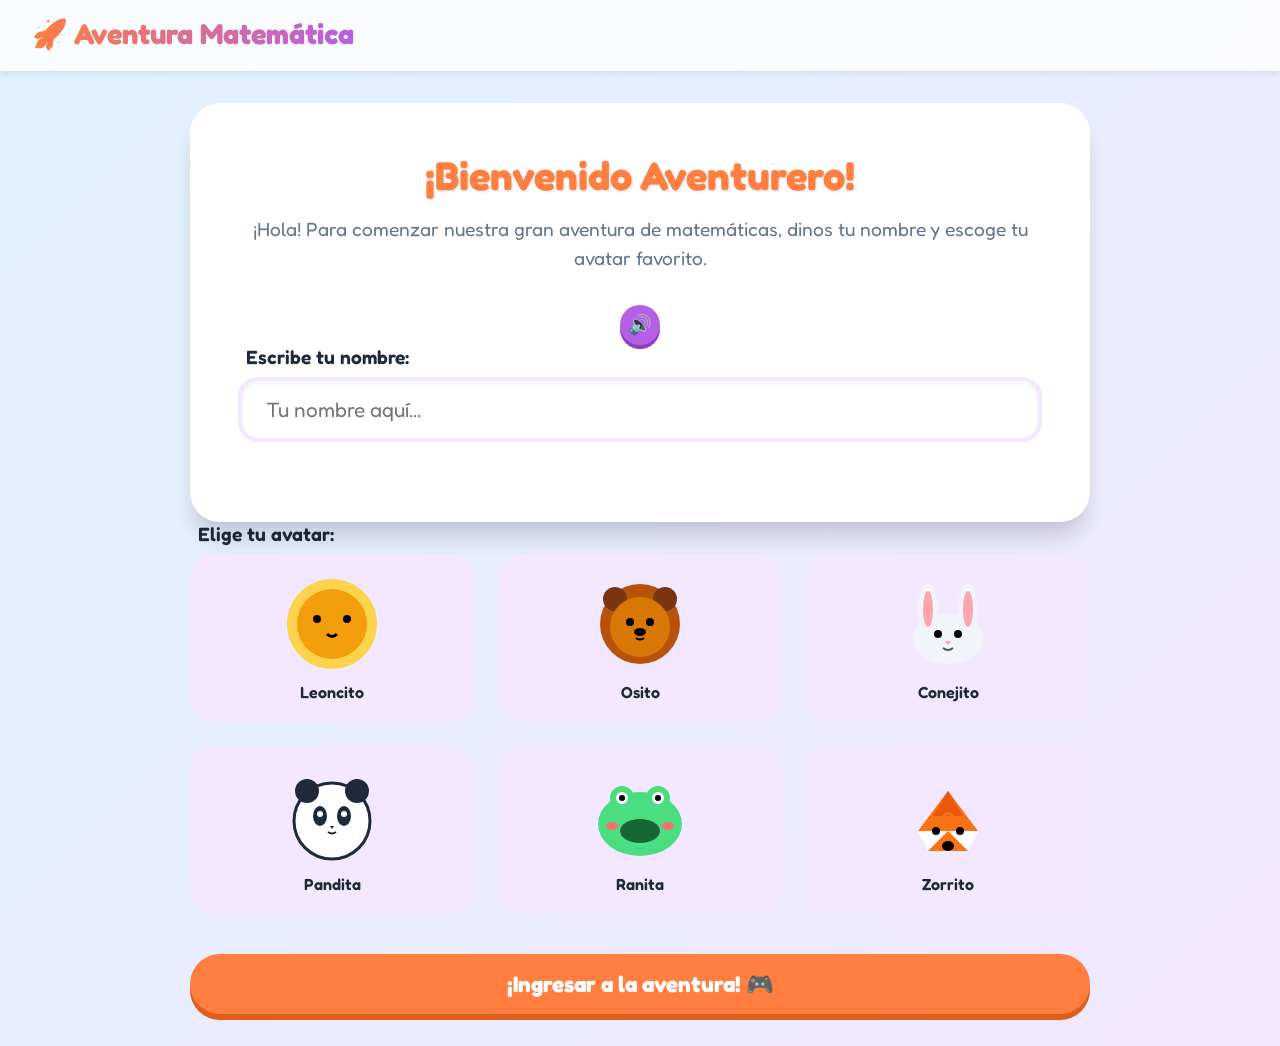
<file: juego1.html>
<!DOCTYPE html>
    <html lang="es">
    <head>
    <meta charset="UTF-8">
    <meta name="viewport" content="width=device-width, initial-scale=1.0">
    <title>El Vuelto Correcto - Restas</title>
    <link rel="stylesheet" href="css/style.css">
    <!-- Favicon -->
    <link rel="icon" href="img/logoo.png">

    </head>
    <body>

    <header class="header-bar">
        <a href="todos.html" class="header-brand">🚀 Aventura Matemática</a>
        <div class="header-user-info">
        <div class="header-profile">
            <div id="header-avatar-container"></div>
            <span class="header-username" id="header-username-val"></span>
        </div>
        <div class="header-score" id="header-score-box">
            ⭐ <span id="header-score-val">0</span>
        </div>
        </div>
    </header>

    <main class="main-container">
        <div class="kids-card game-card">
        <h1 class="kids-title text-blue">💰 El Vuelto Correcto</h1>
        
        <div class="game-info-row">
            <span class="round-indicator" id="round-text">Ronda 1 de 3</span>
            <div class="progress-bar-container">
            <div class="progress-bar-fill" id="progress-bar"></div>
            </div>
            <span class="round-indicator">➖ Restas</span>
        </div>

        <!-- Instrucción con voz -->
        <div style="margin-bottom: 1.5rem; text-align: left;">
            <span class="kids-subtitle tts-text tts-auto" id="game-instruction">
            ¡Calcula el vuelto! La compra costó $700 y pagaron con $1000. Arrastra o haz clic en las monedas para dar el vuelto exacto de $300.
            </span>
        </div>

        <!-- Boleta / Recibo -->
        <div class="cash-register-receipt" id="receipt-container">
            <!-- Rellenado por JS -->
        </div>

        <!-- Zona de Trabajo -->
        <div class="game-workspace">
            
            <!-- Caja Registradora (Monedas de Origen) -->
            <div>
            <div style="font-size: 0.9rem; font-weight: bold; color: var(--text-muted); margin-bottom: 0.5rem; text-align: left;">
                🏧 Caja Registradora (Haz clic o arrastra monedas):
            </div>
            <div class="wallet-box" id="drawer-container">
                <div class="coin-item coin-100" draggable="true" ondragstart="dragCoin(event, 100)" onclick="agregarMoneda(100)">$100</div>
                <div class="coin-item coin-50" draggable="true" ondragstart="dragCoin(event, 50)" onclick="agregarMoneda(50)">$50</div>
                <div class="coin-item coin-10" draggable="true" ondragstart="dragCoin(event, 10)" onclick="agregarMoneda(10)">$10</div>
            </div>
            </div>

            <!-- Mano del Cliente (Destino) -->
            <div style="margin-top: 1.5rem;">
            <div style="font-size: 0.9rem; font-weight: bold; color: var(--text-muted); margin-bottom: 0.5rem; text-align: left;">
                🫱 Mano del Cliente (Haz clic en una moneda para devolverla a la caja):
            </div>
            <div class="hand-dropzone drop-target" id="hand-zone" ondragover="allowDrop(event)" ondrop="handleDrop(event)">
                <!-- Monedas puestas -->
            </div>
            </div>

            <!-- Total actual en mano (informativo discreto) -->
            <div style="margin-top: 0.5rem; font-size: 1.2rem; font-weight: 700; color: var(--color-blue); text-align: right;">
            Total colocado: <span id="current-placed-sum">$0</span>
            </div>

            <!-- Feedback Overlay -->
            <div class="feedback-overlay" id="feedback-panel">
            <div class="feedback-content">
                <span class="feedback-emoji" id="feedback-emoji">🎉</span>
                <h2 class="feedback-title success" id="feedback-title">¡Excelente!</h2>
                <p class="feedback-msg tts-text" id="feedback-msg">¡Vuelto correcto!</p>
                <button id="feedback-btn" class="kids-btn kids-btn-green">¡Siguiente! ➡️</button>
            </div>
            </div>

        </div>

        <!-- Acciones de juego -->
        <div class="game-actions">
            <button onclick="reiniciarRonda()" class="kids-btn kids-btn-purple" style="font-size: 1.1rem; padding: 0.8rem 1.5rem;">
            🔄 Reiniciar Nivel
            </button>
            <button onclick="validarVuelto()" class="kids-btn kids-btn-green">
            Validar Vuelto 👍
            </button>
        </div>

        </div>
    </main>

    <script src="js/audio.js"></script>
    <script src="js/main.js"></script>
    <script>
        const rounds = [
        {
            cost: 700,
            paid: 1000,
            change: 300,
            item: "🤖 Juguete Robot",
            instruction: "¡Calcula el vuelto! El Robot costó $700 y pagaron con un billete de $1000. Arrastra las monedas correctas para entregar el vuelto de $300."
        },
        {
            cost: 450,
            paid: 500,
            change: 50,
            item: "🍭 Super Paleta de Dulce",
            instruction: "¡Calcula el vuelto! La Paleta costó $450 y pagaron con una moneda de $500. Arrastra las monedas correctas para entregar el vuelto de $50."
        },
        {
            cost: 820,
            paid: 1000,
            change: 180,
            item: "📚 Libro de Cuentos",
            instruction: "¡Calcula el vuelto! El Libro costó $820 y pagaron con un billete de $1000. Arrastra las monedas correctas para entregar el vuelto de $180."
        }
        ];

        let currentRoundIndex = 0;
        let handCoins = [];

        function cargarRonda() {
        const data = rounds[currentRoundIndex];
        handCoins = [];

        // Interfaz general
        document.getElementById('round-text').textContent = `Ronda ${currentRoundIndex + 1} de 3`;
        document.getElementById('progress-bar').style.width = `${((currentRoundIndex) / 3) * 100}%`;
        
        const instr = document.getElementById('game-instruction');
        instr.textContent = data.instruction;

        // Actualizar recibo
        const receipt = document.getElementById('receipt-container');
        receipt.innerHTML = `
            <div style="border-bottom: 2px dashed #94a3b8; padding-bottom: 0.5rem; margin-bottom: 0.5rem; text-align: center; font-weight: bold;">
            🧾 CAJA REGISTRADORA
            </div>
            <div>Producto: <strong>${data.item}</strong></div>
            <div>Precio: <strong style="color: var(--color-pink);">$${data.cost}</strong></div>
            <div style="border-bottom: 1.5px solid #cbd5e1; padding-bottom: 0.3rem;">Pagó con: <strong style="color: var(--color-green);">$${data.paid}</strong></div>
            <div style="padding-top: 0.3rem; font-size: 1.15rem; font-weight: bold;">Vuelto a entregar: <span style="color: var(--color-blue);">$${data.change}</span></div>
        `;

        // Vincular voz
        const speakBtn = instr.nextElementSibling;
        if (speakBtn) {
            speakBtn.onclick = (e) => {
            e.stopPropagation();
            MathAudio.playClick();
            MathAudio.speak(data.instruction, speakBtn);
            };
            // Hablar instrucción
            MathAudio.speak(data.instruction, speakBtn);
        }

        actualizarManoVista();
        document.getElementById('feedback-panel').style.display = 'none';
        }

        // Drag and Drop handlers
        function dragCoin(e, val) {
        e.dataTransfer.setData('text/plain', val.toString());
        }

        function allowDrop(e) {
        e.preventDefault();
        document.getElementById('hand-zone').classList.add('drag-over');
        }

        document.getElementById('hand-zone').addEventListener('dragleave', () => {
        document.getElementById('hand-zone').classList.remove('drag-over');
        });

        function handleDrop(e) {
        e.preventDefault();
        document.getElementById('hand-zone').classList.remove('drag-over');
        const valStr = e.dataTransfer.getData('text/plain');
        if (valStr) {
            const val = parseInt(valStr, 10);
            agregarMoneda(val);
        }
        }

        // Agregar moneda
        function agregarMoneda(val) {
        handCoins.push(val);
        MathAudio.playClick();
        actualizarManoVista();
        }

        // Quitar moneda
        function quitarMoneda(index) {
        handCoins.splice(index, 1);
        MathAudio.playClick();
        actualizarManoVista();
        }

        // Actualizar vista
        function actualizarManoVista() {
        const handContainer = document.getElementById('hand-zone');
        handContainer.innerHTML = '';

        let sum = 0;
        handCoins.forEach((val, idx) => {
            sum += val;
            const el = document.createElement('div');
            el.className = `coin-item coin-${val}`;
            el.textContent = `$${val}`;
            el.addEventListener('click', () => quitarMoneda(idx));
            handContainer.appendChild(el);
        });

        document.getElementById('current-placed-sum').textContent = `$${sum}`;
        }

        // Validar vuelto al presionar botón
        function validarVuelto() {
        const data = rounds[currentRoundIndex];
        const sum = handCoins.reduce((a, b) => a + b, 0);

        const feedback = document.getElementById('feedback-panel');
        const title = document.getElementById('feedback-title');
        const msg = document.getElementById('feedback-msg');
        const emoji = document.getElementById('feedback-emoji');
        const nextBtn = document.getElementById('feedback-btn');

        if (sum === data.change) {
            // Acierto!
            MathAudio.playCorrect();
            MathApp.lanzarConfeti();
            MathApp.addScore(15); // +15 puntos

            title.textContent = "¡Vuelto Correcto!";
            title.className = "feedback-title success";
            emoji.textContent = "🪙";
            
            const successMsg = `¡Excelente! Diste exactamente $${data.change} de vuelto. ¡Restaste muy bien y ganaste 15 puntos!`;
            msg.textContent = successMsg;
            feedback.style.display = 'flex';
            MathAudio.speak(successMsg);

            nextBtn.onclick = () => {
            currentRoundIndex++;
            if (currentRoundIndex < rounds.length) {
                cargarRonda();
            } else {
                document.getElementById('progress-bar').style.width = '100%';
                mostrarVictoriaNivelCompleto();
            }
            };

        } else {
            // Fallo!
            MathAudio.playIncorrect();
            
            let errorMsg = `¡Vuelto incorrecto! Pusiste $${sum}, pero el vuelto debe ser $${data.change}.`;
            if (sum > data.change) {
            errorMsg += " ¡Le estás dando dinero de más! Quita algunas monedas.";
            } else {
            errorMsg += " ¡Falta dinero! Agrega más monedas.";
            }
            
            MathAudio.speak(errorMsg);

            // Sacudir mano
            const hand = document.getElementById('hand-zone');
            hand.classList.add('shake-element');
            setTimeout(() => hand.classList.remove('shake-element'), 500);
        }
        }

        function mostrarVictoriaNivelCompleto() {
        const feedback = document.getElementById('feedback-panel');
        const title = document.getElementById('feedback-title');
        const msg = document.getElementById('feedback-msg');
        const emoji = document.getElementById('feedback-emoji');
        const nextBtn = document.getElementById('feedback-btn');

        MathApp.lanzarConfeti();
        MathAudio.playWin();

        title.textContent = "¡Nivel Completado!";
        title.className = "feedback-title success";
        emoji.textContent = "🏆";
        
        const finishedMsg = "¡Fabuloso! Le entregaste el vuelto correcto a todos los clientes. ¡Dominas las restas!";
        msg.textContent = finishedMsg;
        
        nextBtn.textContent = "Siguiente Juego 🚀";
        feedback.style.display = 'flex';
        MathAudio.speak(finishedMsg);

        nextBtn.onclick = () => {
            window.location.href = 'juego2.html';
        };
        }

        function reiniciarRonda() {
        MathAudio.playClick();
        cargarRonda();
        }

        document.addEventListener('DOMContentLoaded', () => {
        cargarRonda();
        });
    </script>
    </body>
    </html>
</file>
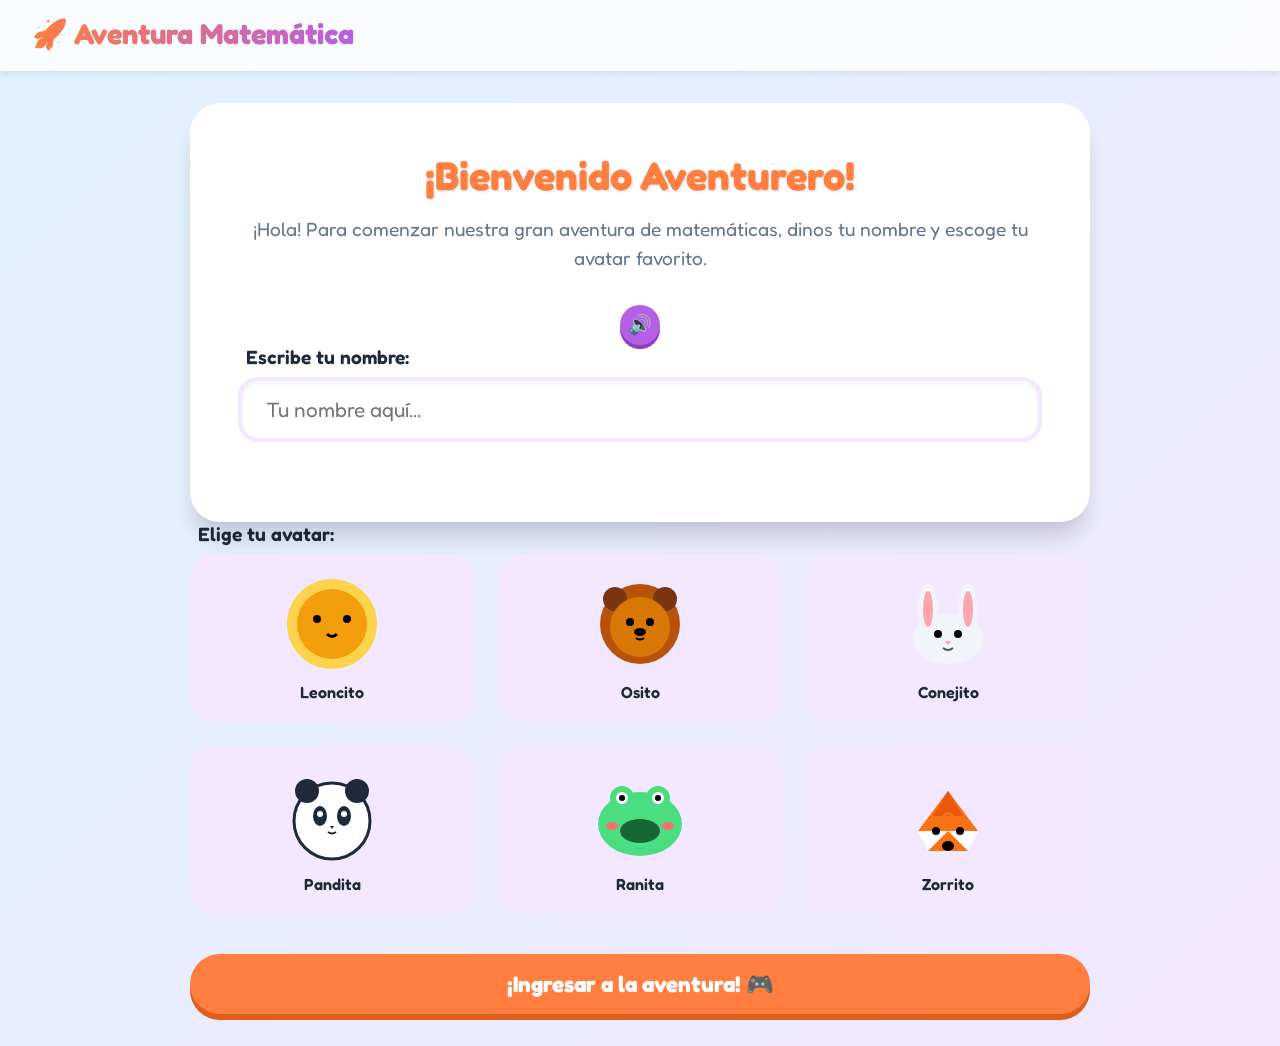
<file: juego2.html>
<!DOCTYPE html>
<html lang="es">
    <head>
    <meta charset="UTF-8">
    <meta name="viewport" content="width=device-width, initial-scale=1.0">
    <title>Canastas Matemáticas - Multiplicaciones</title>
    <link rel="stylesheet" href="css/style.css">
        <!-- Favicon -->
    <link rel="icon" href="img/logoo.png">
    
    </head>
    <body>

    <header class="header-bar">
        <a href="todos.html" class="header-brand">🚀 Aventura Matemática</a>
        <div class="header-user-info">
        <div class="header-profile">
            <div id="header-avatar-container"></div>
            <span class="header-username" id="header-username-val"></span>
        </div>
        <div class="header-score" id="header-score-box">
            ⭐ <span id="header-score-val">0</span>
        </div>
        </div>
    </header>

    <main class="main-container">
        <div class="kids-card game-card">
        <h1 class="kids-title text-purple">🧺 Canastas Matemáticas</h1>
        
        <div class="game-info-row">
            <span class="round-indicator" id="round-text">Ronda 1 de 3</span>
            <div class="progress-bar-container">
            <div class="progress-bar-fill" id="progress-bar"></div>
            </div>
            <span class="round-indicator">✖️ Multiplicaciones</span>
        </div>

        <!-- Instrucción con voz -->
        <div style="margin-bottom: 1.5rem; text-align: left;">
            <span class="kids-subtitle tts-text tts-auto" id="game-instruction">
            ¡A agrupar frutas! Coloca exactamente 3 naranjas en cada una de las 2 canastas, y luego elige el resultado de la multiplicación.
            </span>
        </div>

        <!-- Zona de Trabajo -->
        <div class="game-workspace">
            
            <!-- Origen de Frutas -->
            <div>
            <div style="font-size: 0.9rem; font-weight: bold; color: var(--text-muted); margin-bottom: 0.5rem; text-align: left;" id="fruit-source-label">
                🍊 Cajón de Naranjas (Haz clic o arrastra a las canastas):
            </div>
            <div class="drag-source-container" id="fruits-source-zone">
                <!-- Se llena dinámicamente con frutas arrastrables -->
            </div>
            </div>

            <!-- Canastas de Destino -->
            <div style="margin-top: 1rem;">
            <div style="font-size: 0.9rem; font-weight: bold; color: var(--text-muted); margin-bottom: 0.5rem; text-align: left;">
                🧺 Canastas (Haz clic en una fruta dentro de la canasta para sacarla):
            </div>
            <div class="baskets-grid" id="baskets-zone">
                <!-- Canastas dinámicas -->
            </div>
            </div>

            <!-- Ecuación de Multiplicación -->
            <div style="margin-top: 1rem; background: #faf5ff; border: 3px solid #f3e8ff; padding: 1rem; border-radius: 20px; text-align: center;">
            <div class="problem-equation" style="justify-content: center;">
                <span class="equation-part" id="eq-baskets-count">2</span>
                <span class="equation-part">x</span>
                <span class="equation-part" id="eq-fruits-per-basket">3</span>
                <span class="equation-part">=</span>
                <span class="answer-slot" id="eq-answer-slot" style="font-size: 1.5rem;">?</span>
            </div>
            
            <div class="options-grid" id="options-container" style="margin-top: 1rem;">
                <!-- Opciones de respuesta para elegir -->
            </div>
            </div>

            <!-- Feedback Overlay -->
            <div class="feedback-overlay" id="feedback-panel">
            <div class="feedback-content">
                <span class="feedback-emoji" id="feedback-emoji">🎉</span>
                <h2 class="feedback-title success" id="feedback-title">¡Excelente!</h2>
                <p class="feedback-msg tts-text" id="feedback-msg">¡Multiplicación resuelta!</p>
                <button id="feedback-btn" class="kids-btn kids-btn-green">¡Siguiente! ➡️</button>
            </div>
            </div>

        </div>

        <!-- Acciones de juego -->
        <div class="game-actions">
            <button onclick="reiniciarRonda()" class="kids-btn kids-btn-purple" style="font-size: 1.1rem; padding: 0.8rem 1.5rem;">
            🔄 Reiniciar Nivel
            </button>
            <button onclick="validarCanastas()" class="kids-btn kids-btn-orange">
            Validar Canastas 🧺
            </button>
        </div>

        </div>
    </main>

    <script src="js/audio.js"></script>
    <script src="js/main.js"></script>
    <script>
        const rounds = [
        {
            basketsCount: 2,
            fruitsPerBasket: 3,
            total: 6,
            fruitType: "naranja",
            fruitName: "Naranja",
            fruitLabel: "🍊 Cajón de Naranjas (Haz clic o arrastra a las canastas):",
            fruitSvg: '<svg viewBox="0 0 100 100"><circle cx="50" cy="55" r="28" fill="#ff7e40" stroke="#ea580c" stroke-width="3"/><circle cx="50" cy="55" r="25" fill="none" stroke="#ff9d66" stroke-width="2" stroke-dasharray="2 4"/><path d="M 50 27 C 48 18 56 12 58 14 C 60 16 54 22 51 27" stroke="#15803d" stroke-width="4" fill="#4ade80"/></svg>',
            instruction: "¡A agrupar frutas! Coloca exactamente 3 naranjas en cada una de las 2 canastas, y luego elige el resultado de la multiplicación.",
            options: [5, 6, 8]
        },
        {
            basketsCount: 3,
            fruitsPerBasket: 4,
            total: 12,
            fruitType: "manzana",
            fruitName: "Manzana",
            fruitLabel: "🍎 Cajón de Manzanas (Haz clic o arrastra a las canastas):",
            fruitSvg: '<svg viewBox="0 0 100 100"><circle cx="50" cy="55" r="26" fill="#f43f5e" stroke="#be123c" stroke-width="3"/><path d="M 50 29 C 48 18 56 12 58 14 C 60 16 54 22 51 29" stroke="#854d0e" stroke-width="4" fill="#4ade80"/><circle cx="50" cy="55" r="23" fill="none" stroke="#fb7185" stroke-width="2"/></svg>',
            instruction: "¡A agrupar frutas! Coloca exactamente 4 manzanas rojas en cada una de las 3 canastas, y luego elige el resultado de la multiplicación.",
            options: [9, 12, 15]
        },
        {
            basketsCount: 4,
            fruitsPerBasket: 2,
            total: 8,
            fruitType: "pera",
            fruitName: "Pera",
            fruitLabel: "🍐 Cajón de Peras (Haz clic o arrastra a las canastas):",
            fruitSvg: '<svg viewBox="0 0 100 100"><path d="M 50 25 C 38 45 35 75 50 75 C 65 75 62 45 50 25" fill="#84cc16" stroke="#4d7c0f" stroke-width="3"/><path d="M 50 25 C 48 18 56 12 58 14 C 60 16 54 22 51 25" stroke="#15803d" stroke-width="3" fill="#22c55e"/></svg>',
            instruction: "¡A agrupar frutas! Coloca exactamente 2 peras jugosas en cada una de las 4 canastas, y luego elige el resultado de la multiplicación.",
            options: [6, 8, 10]
        }
        ];

        let currentRoundIndex = 0;
        let basketsData = []; // Matriz de arrays con las frutas por canasta
        let selectedAnswer = null;

        function cargarRonda() {
        const data = rounds[currentRoundIndex];
        selectedAnswer = null;
        
        // Inicializar canastas vacías
        basketsData = [];
        for (let i = 0; i < data.basketsCount; i++) {
            basketsData.push([]);
        }

        // Actualizar encabezados
        document.getElementById('round-text').textContent = `Ronda ${currentRoundIndex + 1} de 3`;
        document.getElementById('progress-bar').style.width = `${((currentRoundIndex) / 3) * 100}%`;
        document.getElementById('fruit-source-label').textContent = data.fruitLabel;

        const instr = document.getElementById('game-instruction');
        instr.textContent = data.instruction;

        // Vincular voz
        const speakBtn = instr.nextElementSibling;
        if (speakBtn) {
            speakBtn.onclick = (e) => {
            e.stopPropagation();
            MathAudio.playClick();
            MathAudio.speak(data.instruction, speakBtn);
            };
            MathAudio.speak(data.instruction, speakBtn);
        }

        // Dibujar cajón de frutas (infinitas)
        const sourceZone = document.getElementById('fruits-source-zone');
        sourceZone.innerHTML = '';
        
        // Creamos 6 frutas visibles para arrastrar
        for (let i = 0; i < 6; i++) {
            const item = document.createElement('div');
            item.className = 'drag-item';
            item.draggable = true;
            item.style.border = '3px solid var(--color-purple)';
            item.innerHTML = data.fruitSvg;
            
            item.addEventListener('dragstart', (e) => {
            e.dataTransfer.setData('text/plain', 'fruit');
            });

            // Al hacer clic, se agrega automáticamente a la primera canasta incompleta
            item.addEventListener('click', () => {
            const firstIncompleteIdx = basketsData.findIndex(basket => basket.length < data.fruitsPerBasket);
            const targetIdx = firstIncompleteIdx !== -1 ? firstIncompleteIdx : 0;
            colocarEnCanasta(targetIdx);
            });

            sourceZone.appendChild(item);
        }

        // Configurar ecuación
        document.getElementById('eq-baskets-count').textContent = data.basketsCount;
        document.getElementById('eq-fruits-per-basket').textContent = data.fruitsPerBasket;
        document.getElementById('eq-answer-slot').textContent = "?";
        document.getElementById('eq-answer-slot').style.borderColor = "var(--color-blue)";
        document.getElementById('eq-answer-slot').style.background = "rgba(58, 183, 248, 0.05)";

        // Dibujar opciones
        const optionsContainer = document.getElementById('options-container');
        optionsContainer.innerHTML = '';
        data.options.forEach(opt => {
            const btn = document.createElement('button');
            btn.className = 'kids-btn kids-btn-blue';
            btn.style.fontSize = '1.3rem';
            btn.textContent = opt;
            btn.onclick = () => elegirRespuesta(opt, btn);
            optionsContainer.appendChild(btn);
        });

        // Dibujar canastas en blanco
        actualizarCanastasVista();
        document.getElementById('feedback-panel').style.display = 'none';
        }

        // Dibujar canastas
        function actualizarCanastasVista() {
        const data = rounds[currentRoundIndex];
        const grid = document.getElementById('baskets-zone');
        grid.innerHTML = '';

        basketsData.forEach((basketItems, bIdx) => {
            const basketBox = document.createElement('div');
            basketBox.className = 'basket-box';
            basketBox.setAttribute('data-index', bIdx);
            
            // Elemento Drop target
            basketBox.addEventListener('dragover', (e) => {
            e.preventDefault();
            basketBox.style.background = 'rgba(181, 95, 230, 0.15)';
            });

            basketBox.addEventListener('dragleave', () => {
            basketBox.style.background = 'rgba(181, 95, 230, 0.05)';
            });

            basketBox.addEventListener('drop', (e) => {
            e.preventDefault();
            basketBox.style.background = 'rgba(181, 95, 230, 0.05)';
            colocarEnCanasta(bIdx);
            });

            // Contenido visual de la canasta
            const basketSvg = `
            <div class="basket-svg-container">
                <svg viewBox="0 0 120 80" style="width: 100%; height: 100%;">
                <path d="M 10 20 Q 60 10 110 20 L 95 70 Q 60 80 25 70 Z" fill="#b45309" stroke="#78350f" stroke-width="4"/>
                <path d="M 15 25 L 105 25" stroke="#78350f" stroke-width="2"/>
                <path d="M 10 20 Q 60 -15 110 20" fill="none" stroke="#78350f" stroke-width="4"/>
                </svg>
            </div>
            `;

            const fruitsZone = document.createElement('div');
            fruitsZone.className = 'basket-fruits-zone';
            
            // Dibujar las frutas dentro
            basketItems.forEach((fr, fIdx) => {
            const fruitIcon = document.createElement('div');
            fruitIcon.style.width = '35px';
            fruitIcon.style.height = '35px';
            fruitIcon.style.cursor = 'pointer';
            fruitIcon.innerHTML = data.fruitSvg;
            fruitIcon.addEventListener('click', (e) => {
                e.stopPropagation();
                sacarDeCanasta(bIdx, fIdx);
            });
            fruitsZone.appendChild(fruitIcon);
            });

            // Etiqueta contador
            const countLabel = document.createElement('div');
            countLabel.style.fontWeight = '700';
            countLabel.style.marginTop = '0.5rem';
            countLabel.style.color = basketItems.length === data.fruitsPerBasket ? 'var(--color-green)' : 'var(--color-purple)';
            countLabel.textContent = `Frutas: ${basketItems.length} / ${data.fruitsPerBasket}`;

            basketBox.innerHTML = basketSvg;
            basketBox.appendChild(fruitsZone);
            basketBox.appendChild(countLabel);
            grid.appendChild(basketBox);
        });
        }

        // Colocar fruta en una canasta
        function colocarEnCanasta(bIdx) {
        const data = rounds[currentRoundIndex];
        // Permitir poner más, pero la validación requiere el número exacto
        basketsData[bIdx].push('fruit');
        MathAudio.playClick();
        actualizarCanastasVista();
        }

        // Quitar fruta
        function sacarDeCanasta(bIdx, fIdx) {
        basketsData[bIdx].splice(fIdx, 1);
        MathAudio.playClick();
        actualizarCanastasVista();
        }

        // Elegir respuesta de la multiplicación
        function elegirRespuesta(val, btn) {
        selectedAnswer = val;
        document.querySelectorAll('#options-container button').forEach(b => {
            b.className = 'kids-btn kids-btn-blue';
        });
        btn.className = 'kids-btn kids-btn-orange';
        
        const slot = document.getElementById('eq-answer-slot');
        slot.textContent = val;
        slot.style.borderColor = 'var(--color-orange)';
        slot.style.background = '#fffbeb';
        MathAudio.playClick();
        }

        // Validar al final del nivel
        function validarCanastas() {
        const data = rounds[currentRoundIndex];
        
        // Comprobar que cada canasta tenga exactamente la cantidad requerida
        let canastasCorrectas = true;
        for (let i = 0; i < basketsData.length; i++) {
            if (basketsData[i].length !== data.fruitsPerBasket) {
            canastasCorrectas = false;
            break;
            }
        }

        // Comprobar si la respuesta de multiplicación es correcta
        const multiplicacionCorrecta = (selectedAnswer === data.total);

        const feedback = document.getElementById('feedback-panel');
        const title = document.getElementById('feedback-title');
        const msg = document.getElementById('feedback-msg');
        const emoji = document.getElementById('feedback-emoji');
        const nextBtn = document.getElementById('feedback-btn');

        if (canastasCorrectas && multiplicacionCorrecta) {
            // Acierto!
            MathAudio.playCorrect();
            MathApp.lanzarConfeti();
            MathApp.addScore(15);

            title.textContent = "¡Muy Bien!";
            title.className = "feedback-title success";
            emoji.textContent = "🍎";
            
            const successMsg = `¡Correcto! Pusiste ${data.fruitsPerBasket} frutas en cada una de las ${data.basketsCount} canastas. Y ${data.basketsCount} x ${data.fruitsPerBasket} es igual a ${data.total}. ¡Ganaste 15 puntos!`;
            msg.textContent = successMsg;
            feedback.style.display = 'flex';
            MathAudio.speak(successMsg);

            nextBtn.onclick = () => {
            currentRoundIndex++;
            if (currentRoundIndex < rounds.length) {
                cargarRonda();
            } else {
                document.getElementById('progress-bar').style.width = '100%';
                mostrarVictoriaNivelCompleto();
            }
            };

        } else {
            // Fallo!
            MathAudio.playIncorrect();
            
            let errorMsg = "";
            if (!canastasCorrectas && !multiplicacionCorrecta) {
            errorMsg = "¡Las frutas en las canastas y el resultado no coinciden! Revisa ambos.";
            } else if (!canastasCorrectas) {
            errorMsg = `¡Revisa las canastas!.`;
            } else {
            errorMsg = `¡Las canastas están perfectas! Pero el total de la multiplicación está incorrecto. Vuelve a contar todas las frutas.`;
            }

            MathAudio.speak(errorMsg);

            // Sacudida
            const workspace = document.querySelector('.game-workspace');
            workspace.classList.add('shake-element');
            setTimeout(() => workspace.classList.remove('shake-element'), 500);
        }
        }

        function mostrarVictoriaNivelCompleto() {
        const feedback = document.getElementById('feedback-panel');
        const title = document.getElementById('feedback-title');
        const msg = document.getElementById('feedback-msg');
        const emoji = document.getElementById('feedback-emoji');
        const nextBtn = document.getElementById('feedback-btn');

        MathApp.lanzarConfeti();
        MathAudio.playWin();

        title.textContent = "¡Nivel Completado!";
        title.className = "feedback-title success";
        emoji.textContent = "🏆";
        
        const finishedMsg = "¡Genial! Multiplicaste agrupando frutas de forma espectacular. ¡Sigue así!";
        msg.textContent = finishedMsg;
        
        nextBtn.textContent = "Siguiente Juego 🚀";
        feedback.style.display = 'flex';
        MathAudio.speak(finishedMsg);

        nextBtn.onclick = () => {
            window.location.href = 'juego3.html';
        };
        }

        function reiniciarRonda() {
        MathAudio.playClick();
        cargarRonda();
        }

        document.addEventListener('DOMContentLoaded', () => {
        cargarRonda();
        });
    </script>
    </body>
    </html>
</file>
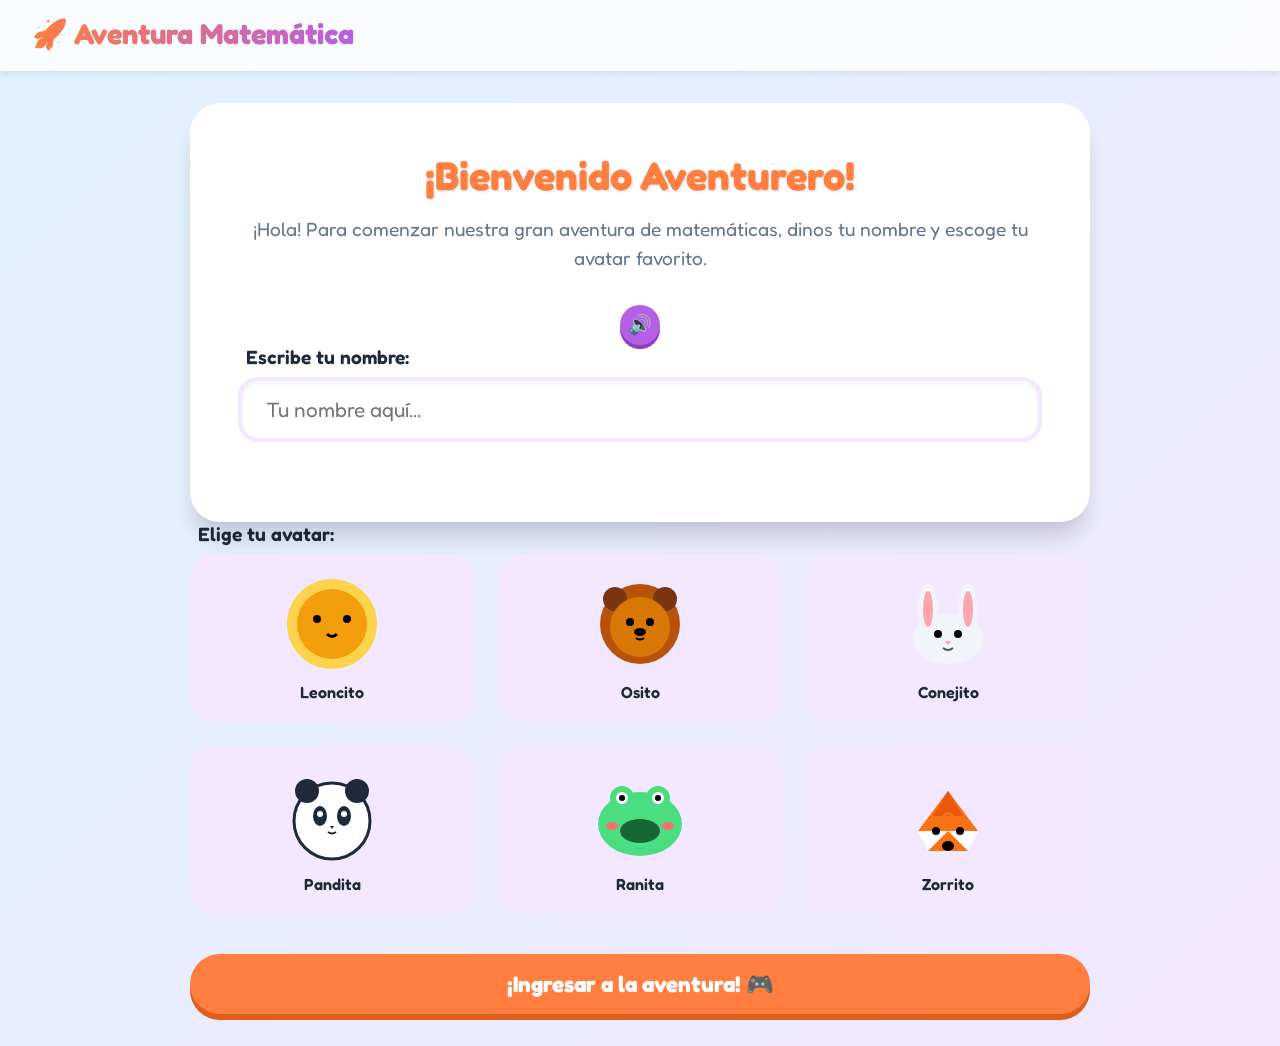
<file: juego3.html>
<!DOCTYPE html>
<html lang="es">
    <head>
    <meta charset="UTF-8">
    <meta name="viewport" content="width=device-width, initial-scale=1.0">
    <title>Repartiendo Objetos - Divisiones</title>
    <link rel="stylesheet" href="css/style.css">
    <!-- Favicon -->
    <link rel="icon" href="img/logoo.png">

    </head>
    <body>

    <header class="header-bar">
        <a href="todos.html" class="header-brand">🚀 Aventura Matemática</a>
        <div class="header-user-info">
        <div class="header-profile">
            <div id="header-avatar-container"></div>
            <span class="header-username" id="header-username-val"></span>
        </div>
        <div class="header-score" id="header-score-box">
            ⭐ <span id="header-score-val">0</span>
        </div>
        </div>
    </header>

    <main class="main-container">
        <div class="kids-card game-card">
        <h1 class="kids-title text-blue">🍬 Repartiendo Objetos</h1>
        
        <div class="game-info-row">
            <span class="round-indicator" id="round-text">Ronda 1 de 3</span>
            <div class="progress-bar-container">
            <div class="progress-bar-fill" id="progress-bar"></div>
            </div>
            <span class="round-indicator">➗ Divisiones</span>
        </div>

        <!-- Instrucción con voz -->
        <div style="margin-bottom: 1.5rem; text-align: left;">
            <span class="kids-subtitle tts-text tts-auto" id="game-instruction">
            ¡Reparto equitativo! Reparte 8 chocolates entre los 2 niños en partes iguales. Arrastra los chocolates a sus platos y elige el resultado.
            </span>
        </div>

        <!-- Zona de Trabajo -->
        <div class="game-workspace">
            
            <!-- Pila de Dulces (Origen) -->
            <div>
            <div style="font-size: 0.9rem; font-weight: bold; color: var(--text-muted); margin-bottom: 0.5rem; text-align: left;" id="candies-source-label">
                🍫 Chocolates para repartir (Haz clic o arrastra a los platos):
            </div>
            <div class="drag-source-container" id="candies-source-zone" style="min-height: 80px;">
                <!-- Dulces creados dinámicamente -->
            </div>
            </div>

            <!-- Niños / Platos (Destino) -->
            <div style="margin-top: 1rem;">
            <div style="font-size: 0.9rem; font-weight: bold; color: var(--text-muted); margin-bottom: 0.5rem; text-align: left;">
                🧒 Platos de los niños (Haz clic en un dulce para devolverlo):
            </div>
            <div class="kids-plates-grid" id="plates-zone">
                <!-- Platos dinámicos -->
            </div>
            </div>

            <!-- Ecuación de División -->
            <div style="margin-top: 1.5rem; background: #eff6ff; border: 3px solid #dbeafe; padding: 1rem; border-radius: 20px; text-align: center;">
            <div class="problem-equation" style="justify-content: center;">
                <span class="equation-part" id="eq-candies-count">8</span>
                <span class="equation-part">÷</span>
                <span class="equation-part" id="eq-kids-count">2</span>
                <span class="equation-part">=</span>
                <span class="answer-slot" id="eq-answer-slot" style="font-size: 1.5rem;">?</span>
            </div>
            
            <div class="options-grid" id="options-container" style="margin-top: 1rem;">
                <!-- Botones de opciones -->
            </div>
            </div>

            <!-- Feedback Overlay -->
            <div class="feedback-overlay" id="feedback-panel">
            <div class="feedback-content">
                <span class="feedback-emoji" id="feedback-emoji">🎉</span>
                <h2 class="feedback-title success" id="feedback-title">¡Excelente!</h2>
                <p class="feedback-msg tts-text" id="feedback-msg">¡Reparto perfecto!</p>
                <button id="feedback-btn" class="kids-btn kids-btn-green">¡Siguiente! ➡️</button>
            </div>
            </div>

        </div>

        <!-- Acciones de juego -->
        <div class="game-actions">
            <button onclick="reiniciarRonda()" class="kids-btn kids-btn-purple" style="font-size: 1.1rem; padding: 0.8rem 1.5rem;">
            🔄 Reiniciar Nivel
            </button>
            <button onclick="validarReparto()" class="kids-btn kids-btn-orange">
            Validar Reparto 🍬
            </button>
        </div>

        </div>
    </main>

    <script src="js/audio.js"></script>
    <script src="js/main.js"></script>
    <script>
        const rounds = [
        {
            totalCandies: 8,
            kidsCount: 2,
            result: 4,
            candyType: "chocolate",
            candyName: "Chocolate",
            candyLabel: "🍫 Chocolates para repartir (Haz clic o arrastra a los platos):",
            candySvg: '<svg viewBox="0 0 100 100"><rect x="25" y="30" width="50" height="40" rx="4" fill="#7c2d12" stroke="#451a03" stroke-width="3"/><path d="M 35 30 L 35 70 M 45 30 L 45 70 M 55 30 L 55 70 M 65 30 L 65 70 M 25 50 L 75 50" stroke="#451a03" stroke-width="2"/></svg>',
            instruction: "¡Reparto equitativo! Reparte 8 chocolates deliciosos entre los 2 niños en partes iguales. Arrastra los chocolates a sus platos y elige el resultado.",
            options: [3, 4, 5],
            kidsAvatars: [
            // Niño 1
            '<svg viewBox="0 0 100 100" class="plate-avatar"><circle cx="50" cy="50" r="45" fill="#fcd34d"/><circle cx="35" cy="45" r="4" fill="#000"/><circle cx="65" cy="45" r="4" fill="#000"/><path d="M 35 60 Q 50 75 65 60" stroke="#000" stroke-width="4" fill="none"/></svg>',
            // Niño 2
            '<svg viewBox="0 0 100 100" class="plate-avatar"><circle cx="50" cy="50" r="45" fill="#fda4af"/><circle cx="35" cy="45" r="4" fill="#000"/><circle cx="65" cy="45" r="4" fill="#000"/><path d="M 35 60 Q 50 70 65 60" stroke="#000" stroke-width="4" fill="none"/></svg>'
            ]
        },
        {
            totalCandies: 12,
            kidsCount: 3,
            result: 4,
            candyType: "caramelo",
            candyName: "Caramelo",
            candyLabel: "🍬 Caramelos para repartir (Haz clic o arrastra a los platos):",
            candySvg: '<svg viewBox="0 0 100 100"><circle cx="50" cy="50" r="22" fill="#a855f7" stroke="#7e22ce" stroke-width="3"/><polygon points="20,35 35,50 20,65" fill="#a855f7" stroke="#7e22ce" stroke-width="3"/><polygon points="80,35 65,50 80,65" fill="#a855f7" stroke="#7e22ce" stroke-width="3"/><circle cx="50" cy="50" r="15" fill="none" stroke="#fff" stroke-width="2" stroke-dasharray="2 3"/></svg>',
            instruction: "¡Reparto equitativo! Reparte 12 caramelos morados entre los 3 niños en partes iguales. Arrastra los caramelos a sus platos y elige el resultado.",
            options: [3, 4, 6],
            kidsAvatars: [
            '<svg viewBox="0 0 100 100" class="plate-avatar"><circle cx="50" cy="50" r="45" fill="#fcd34d"/><circle cx="35" cy="45" r="4" fill="#000"/><circle cx="65" cy="45" r="4" fill="#000"/><path d="M 35 60 Q 50 75 65 60" stroke="#000" stroke-width="4" fill="none"/></svg>',
            '<svg viewBox="0 0 100 100" class="plate-avatar"><circle cx="50" cy="50" r="45" fill="#fda4af"/><circle cx="35" cy="45" r="4" fill="#000"/><circle cx="65" cy="45" r="4" fill="#000"/><path d="M 35 60 Q 50 70 65 60" stroke="#000" stroke-width="4" fill="none"/></svg>',
            '<svg viewBox="0 0 100 100" class="plate-avatar"><circle cx="50" cy="50" r="45" fill="#67e8f9"/><circle cx="35" cy="45" r="4" fill="#000"/><circle cx="65" cy="45" r="4" fill="#000"/><path d="M 35 60 Q 50 75 65 60" stroke="#000" stroke-width="4" fill="none"/></svg>'
            ]
        },
        {
            totalCandies: 15,
            kidsCount: 5,
            result: 3,
            candyType: "galleta",
            candyName: "Galleta",
            candyLabel: "🍪 Galletas para repartir (Haz clic o arrastra a los platos):",
            candySvg: '<svg viewBox="0 0 100 100"><circle cx="50" cy="50" r="28" fill="#d97706" stroke="#78350f" stroke-width="3"/><circle cx="40" cy="40" r="3" fill="#451a03"/><circle cx="60" cy="42" r="3.5" fill="#451a03"/><circle cx="48" cy="58" r="4" fill="#451a03"/><circle cx="62" cy="58" r="3" fill="#451a03"/><circle cx="36" cy="56" r="3" fill="#451a03"/></svg>',
            instruction: "¡Reparto equitativo! Reparte 15 galletas con chispas de chocolate entre los 5 niños en partes iguales. Arrastra las galletas a sus platos y elige el resultado.",
            options: [3, 4, 5],
            kidsAvatars: [
            '<svg viewBox="0 0 100 100" class="plate-avatar"><circle cx="50" cy="50" r="45" fill="#fcd34d"/><circle cx="35" cy="45" r="4" fill="#000"/><circle cx="65" cy="45" r="4" fill="#000"/><path d="M 35 60 Q 50 75 65 60" stroke="#000" stroke-width="4" fill="none"/></svg>',
            '<svg viewBox="0 0 100 100" class="plate-avatar"><circle cx="50" cy="50" r="45" fill="#fda4af"/><circle cx="35" cy="45" r="4" fill="#000"/><circle cx="65" cy="45" r="4" fill="#000"/><path d="M 35 60 Q 50 70 65 60" stroke="#000" stroke-width="4" fill="none"/></svg>',
            '<svg viewBox="0 0 100 100" class="plate-avatar"><circle cx="50" cy="50" r="45" fill="#67e8f9"/><circle cx="35" cy="45" r="4" fill="#000"/><circle cx="65" cy="45" r="4" fill="#000"/><path d="M 35 60 Q 50 75 65 60" stroke="#000" stroke-width="4" fill="none"/></svg>',
            '<svg viewBox="0 0 100 100" class="plate-avatar"><circle cx="50" cy="50" r="45" fill="#86efac"/><circle cx="35" cy="45" r="4" fill="#000"/><circle cx="65" cy="45" r="4" fill="#000"/><path d="M 35 60 Q 50 70 65 60" stroke="#000" stroke-width="4" fill="none"/></svg>',
            '<svg viewBox="0 0 100 100" class="plate-avatar"><circle cx="50" cy="50" r="45" fill="#c084fc"/><circle cx="35" cy="45" r="4" fill="#000"/><circle cx="65" cy="45" r="4" fill="#000"/><path d="M 35 60 Q 50 75 65 60" stroke="#000" stroke-width="4" fill="none"/></svg>'
            ]
        }
        ];

        let currentRoundIndex = 0;
        let candiesInPileCount = 0;
        let platesData = []; // Matriz conteniendo número de dulces por plato
        let selectedAnswer = null;

        function cargarRonda() {
        const data = rounds[currentRoundIndex];
        selectedAnswer = null;
        candiesInPileCount = data.totalCandies;
        
        // Platos vacíos
        platesData = [];
        for (let i = 0; i < data.kidsCount; i++) {
            platesData.push(0);
        }

        // Actualizar cabeceras e instrucciones
        document.getElementById('round-text').textContent = `Ronda ${currentRoundIndex + 1} de 3`;
        document.getElementById('progress-bar').style.width = `${((currentRoundIndex) / 3) * 100}%`;
        document.getElementById('candies-source-label').textContent = data.candyLabel;

        const instr = document.getElementById('game-instruction');
        instr.textContent = data.instruction;

        // Vincular voz
        const speakBtn = instr.nextElementSibling;
        if (speakBtn) {
            speakBtn.onclick = (e) => {
            e.stopPropagation();
            MathAudio.playClick();
            MathAudio.speak(data.instruction, speakBtn);
            };
            MathAudio.speak(data.instruction, speakBtn);
        }

        // Ecuación
        document.getElementById('eq-candies-count').textContent = data.totalCandies;
        document.getElementById('eq-kids-count').textContent = data.kidsCount;
        document.getElementById('eq-answer-slot').textContent = "?";
        document.getElementById('eq-answer-slot').style.borderColor = "var(--color-blue)";
        document.getElementById('eq-answer-slot').style.background = "rgba(58, 183, 248, 0.05)";

        // Cargar opciones
        const optionsContainer = document.getElementById('options-container');
        optionsContainer.innerHTML = '';
        data.options.forEach(opt => {
            const btn = document.createElement('button');
            btn.className = 'kids-btn kids-btn-blue';
            btn.style.fontSize = '1.3rem';
            btn.textContent = opt;
            btn.onclick = () => elegirRespuesta(opt, btn);
            optionsContainer.appendChild(btn);
        });

        // Dibujar pila de dulces
        actualizarPilaVista();
        
        // Dibujar platos vacíos
        actualizarPlatosVista();
        
        document.getElementById('feedback-panel').style.display = 'none';
        }

        // Dibujar dulces en el contenedor de origen
        function actualizarPilaVista() {
        const data = rounds[currentRoundIndex];
        const zone = document.getElementById('candies-source-zone');
        zone.innerHTML = '';

        for (let i = 0; i < candiesInPileCount; i++) {
            const item = document.createElement('div');
            item.className = 'drag-item';
            item.draggable = true;
            item.style.border = '3px solid var(--color-blue)';
            item.style.width = '60px';
            item.style.padding = '0.3rem';
            item.innerHTML = data.candySvg;

            item.addEventListener('dragstart', (e) => {
            e.dataTransfer.setData('text/plain', 'candy');
            });

            // Click: reparte al plato con menos dulces
            item.addEventListener('click', () => {
            let minIdx = 0;
            let minVal = platesData[0];
            platesData.forEach((val, idx) => {
                if (val < minVal) {
                minVal = val;
                minIdx = idx;
                }
            });
            repartirAPlato(minIdx);
            });

            zone.appendChild(item);
        }
        }

        // Dibujar platos de niños
        function actualizarPlatosVista() {
        const data = rounds[currentRoundIndex];
        const zone = document.getElementById('plates-zone');
        zone.innerHTML = '';

        platesData.forEach((count, pIdx) => {
            const plateBox = document.createElement('div');
            plateBox.className = 'plate-box';
            plateBox.setAttribute('data-index', pIdx);

            // Drag handlers
            plateBox.addEventListener('dragover', (e) => {
            e.preventDefault();
            plateBox.style.background = 'rgba(58, 183, 248, 0.15)';
            });

            plateBox.addEventListener('dragleave', () => {
            plateBox.style.background = 'rgba(58, 183, 248, 0.05)';
            });

            plateBox.addEventListener('drop', (e) => {
            e.preventDefault();
            plateBox.style.background = 'rgba(58, 183, 248, 0.05)';
            repartirAPlato(pIdx);
            });

            // Plato visual dropzone
            const plateDropzone = document.createElement('div');
            plateDropzone.className = 'plate-dropzone';
            
            // Agregar los dulces que tiene este plato
            for (let i = 0; i < count; i++) {
            const candyEl = document.createElement('div');
            candyEl.style.width = '28px';
            candyEl.style.height = '28px';
            candyEl.style.cursor = 'pointer';
            candyEl.innerHTML = data.candySvg;
            candyEl.addEventListener('click', (e) => {
                e.stopPropagation();
                devolverAPila(pIdx);
            });
            plateDropzone.appendChild(candyEl);
            }

            const countLabel = document.createElement('div');
            countLabel.style.fontWeight = '700';
            countLabel.style.fontSize = '0.95rem';
            countLabel.style.marginTop = '0.3rem';
            countLabel.style.color = 'var(--color-blue)';
            countLabel.textContent = `Tiene: ${count}`;

            plateBox.innerHTML = data.kidsAvatars[pIdx];
            plateBox.appendChild(plateDropzone);
            plateBox.appendChild(countLabel);
            zone.appendChild(plateBox);
        });
        }

        // Mover un dulce de la pila al plato
        function repartirAPlato(pIdx) {
        if (candiesInPileCount > 0) {
            candiesInPileCount--;
            platesData[pIdx]++;
            MathAudio.playClick();
            actualizarPilaVista();
            actualizarPlatosVista();
        }
        }

        // Devolver un dulce del plato a la pila
        function devolverAPila(pIdx) {
        if (platesData[pIdx] > 0) {
            platesData[pIdx]--;
            candiesInPileCount++;
            MathAudio.playClick();
            actualizarPilaVista();
            actualizarPlatosVista();
        }
        }

        // Elegir respuesta de la ecuación
        function elegirRespuesta(val, btn) {
        selectedAnswer = val;
        document.querySelectorAll('#options-container button').forEach(b => {
            b.className = 'kids-btn kids-btn-blue';
        });
        btn.className = 'kids-btn kids-btn-orange';

        const slot = document.getElementById('eq-answer-slot');
        slot.textContent = val;
        slot.style.borderColor = 'var(--color-orange)';
        slot.style.background = '#fffbeb';
        MathAudio.playClick();
        }

        // Validar reparto final
        function validarReparto() {
        const data = rounds[currentRoundIndex];

        // 1. Verificar si queda algún dulce sin repartir en la pila
        const pilaVacia = (candiesInPileCount === 0);

        // 2. Verificar que todos los platos tengan exactamente la misma cantidad y coincida con el resultado de la división
        let repartoEquitativo = true;
        const primerPlatoVal = platesData[0];
        
        platesData.forEach(val => {
            if (val !== primerPlatoVal || val !== data.result) {
            repartoEquitativo = false;
            }
        });

        // 3. Verificar la respuesta seleccionada
        const ecuacionCorrecta = (selectedAnswer === data.result);

        const feedback = document.getElementById('feedback-panel');
        const title = document.getElementById('feedback-title');
        const msg = document.getElementById('feedback-msg');
        const emoji = document.getElementById('feedback-emoji');
        const nextBtn = document.getElementById('feedback-btn');

        if (pilaVacia && repartoEquitativo && ecuacionCorrecta) {
            // Acierto!
            MathAudio.playCorrect();
            MathApp.lanzarConfeti();
            MathApp.addScore(15);

            title.textContent = "¡Reparto Perfecto!";
            title.className = "feedback-title success";
            emoji.textContent = "🍬";

            const successMsg = `¡Extraordinario! Repartiste los ${data.totalCandies} dulces de manera justa: cada niño recibió ${data.result} dulces. Y ${data.totalCandies} ÷ ${data.kidsCount} es igual a ${data.result}. ¡Ganaste 15 puntos!`;
            msg.textContent = successMsg;
            feedback.style.display = 'flex';
            MathAudio.speak(successMsg);

            nextBtn.onclick = () => {
            currentRoundIndex++;
            if (currentRoundIndex < rounds.length) {
                cargarRonda();
            } else {
                document.getElementById('progress-bar').style.width = '100%';
                mostrarVictoriaNivelCompleto();
            }
            };

        } else {
            // Fallo!
            MathAudio.playIncorrect();

            let errorMsg = "";
            if (candiesInPileCount > 0) {
            errorMsg = "¡Todavía quedan dulces en el cajón! Tienes que repartirlos todos.";
            } else if (!repartoEquitativo) {
            errorMsg = `¡El reparto no es justo! Recuerda que todos los niños deben recibir la misma cantidad: exactamente ${data.result} dulces cada uno.`;
            } else {
            errorMsg = `¡Repartiste muy bien los dulces! Pero el resultado de la división que seleccionaste está incorrecto. Revisa el total por niño.`;
            }

            MathAudio.speak(errorMsg);

            // Sacudida visual
            const workspace = document.querySelector('.game-workspace');
            workspace.classList.add('shake-element');
            setTimeout(() => workspace.classList.remove('shake-element'), 500);
        }
        }

        function mostrarVictoriaNivelCompleto() {
        const feedback = document.getElementById('feedback-panel');
        const title = document.getElementById('feedback-title');
        const msg = document.getElementById('feedback-msg');
        const emoji = document.getElementById('feedback-emoji');
        const nextBtn = document.getElementById('feedback-btn');

        MathApp.lanzarConfeti();
        MathAudio.playWin();

        title.textContent = "¡Nivel Completado!";
        title.className = "feedback-title success";
        emoji.textContent = "🏆";

        const finishedMsg = "¡Fabuloso! Repartiste dulces equitativamente en todas las rondas. ¡Eres un maestro de la división!";
        msg.textContent = finishedMsg;

        nextBtn.textContent = "Siguiente Juego 🚀";
        feedback.style.display = 'flex';
        MathAudio.speak(finishedMsg);

        nextBtn.onclick = () => {
            window.location.href = 'juego4.html';
        };
        }

        function reiniciarRonda() {
        MathAudio.playClick();
        cargarRonda();
        }

        document.addEventListener('DOMContentLoaded', () => {
        cargarRonda();
        });
    </script>
    </body>
</html>
</file>
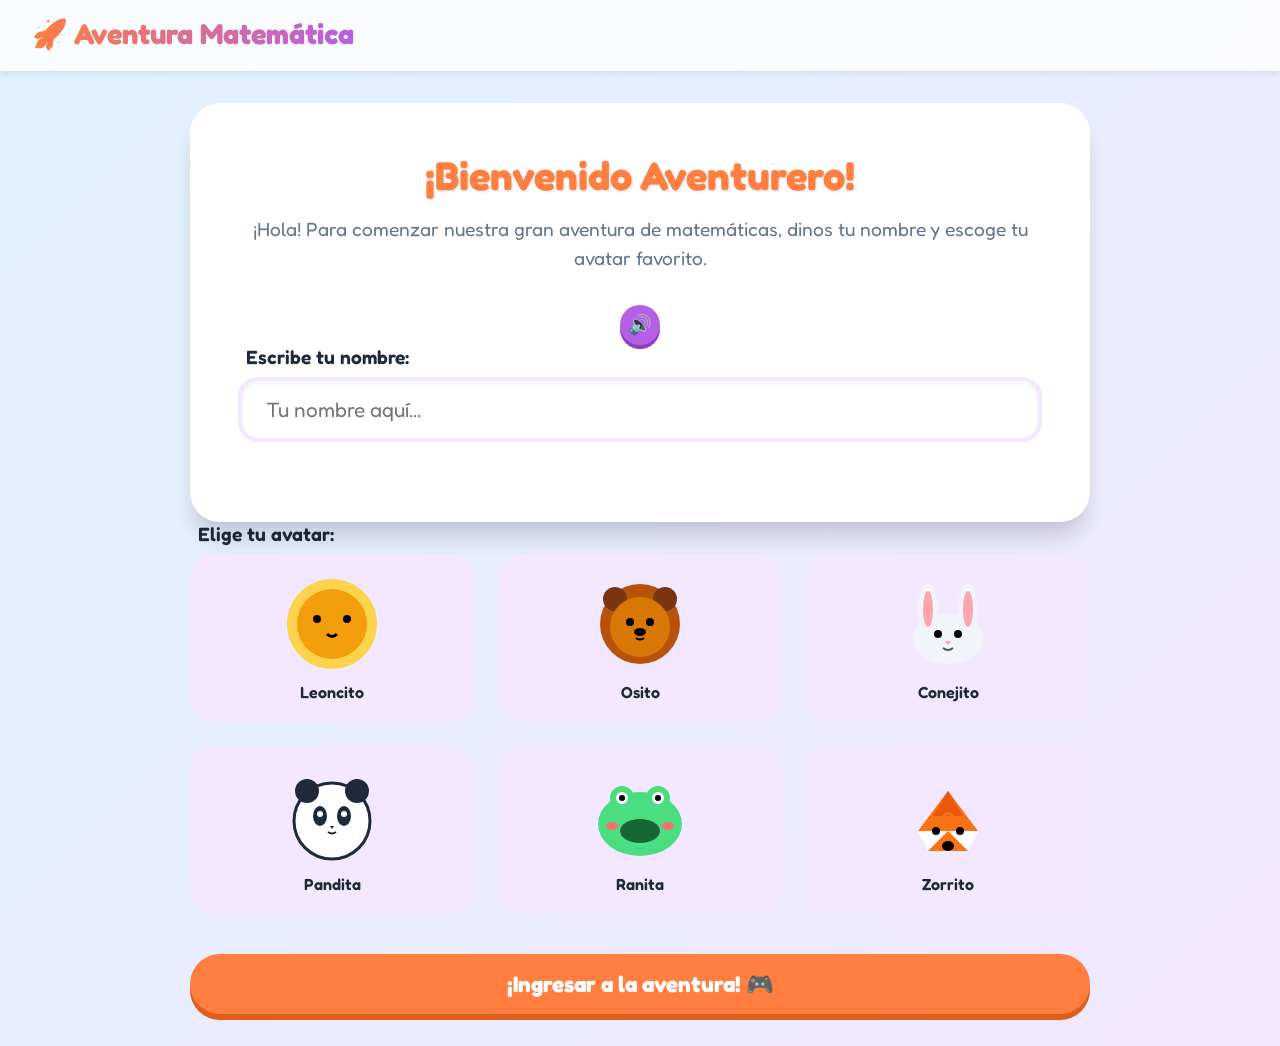
<file: juego4.html>
<!DOCTYPE html>
<html lang="es">
<head>
<meta charset="UTF-8">
<meta name="viewport" content="width=device-width, initial-scale=1.0">
<title>Crucigrama Matemático - Operaciones</title>
<link rel="stylesheet" href="css/style.css">
<style>
/* Estilos específicos para el crucigrama matemático */
    .math-crossword-wrapper {
        position: relative;
        margin: 1.5rem auto;
        width: fit-content;
        max-width: 100%;
        width: 100%;
        overflow-x: auto;
        padding: 10px 0;
        display: flex;
        justify-content: center;
    }
    .math-crossword-grid {
        display: grid;
        grid-template-columns: repeat(9, 60px);
        grid-template-rows: repeat(5, 60px);
        gap: 8px;
        grid-template-columns: repeat(9, 52px);
        grid-template-rows: repeat(5, 52px);
        gap: 6px;
        justify-content: center;
        padding: 20px;
        padding: 16px;
        background: #f8fafc;
        border-radius: 30px;
        border-radius: 24px;
        border: 4px dashed #cbd5e1;
        box-shadow: var(--shadow-sm);
        width: fit-content;
        margin: 0 auto;
        box-sizing: border-box;
    }
    .grid-cell {
        width: 100%;
        height: 100%;
        box-sizing: border-box;
        display: flex;
        align-items: center;
        justify-content: center;
        font-size: 1.5rem;
        font-size: 1.4rem;
        font-weight: 700;
        border-radius: 16px;
        border-radius: 12px;
        user-select: none;
        transition: all 0.25s cubic-bezier(0.175, 0.885, 0.32, 1.275);
    }

    .empty-cell {
        background: transparent;
    }
    .val-cell {
        background: white;
        border: 3px solid var(--color-blue);
        color: var(--text-color);
        box-shadow: var(--shadow-sm);
    }
    .op-cell {
        font-size: 1.8rem;
        font-size: 1.6rem;
        color: var(--color-purple);
    }
    .slot-cell {
        border: 3px dashed var(--color-orange);
        background: rgba(255, 126, 64, 0.05);
        cursor: pointer;
        position: relative;
    }
    .slot-cell:hover {
        background: rgba(255, 126, 64, 0.1);
        transform: scale(1.02);
        transform: scale(1.04);
    }
    .slot-cell.drag-over {
        background: rgba(255, 126, 64, 0.18);
        border-color: var(--color-purple);
        transform: scale(1.08);
    }
    .slot-cell.filled {
        border: 3px solid var(--color-orange);
        background: #fffbeb;
        box-shadow: var(--shadow-sm);
    }
    .slot-cell.correct {
        border: 4px solid var(--color-green) !important;
        border: 3.5px solid var(--color-green) !important;
        background: #d1fae5 !important;
        color: #065f46 !important;
        cursor: default;
        box-shadow: 0 4px 0 #059669;
        transform: scale(1);
    }
    .slot-cell.incorrect {
        border: 4px solid var(--color-pink) !important;
        border: 3.5px solid var(--color-pink) !important;
        background: #ffe4e6 !important;
        color: #9f1239 !important;
        box-shadow: 0 4px 0 #e11d48;
    }
    /* Número dentro de la celda */
    .placed-number {
        font-size: 1.4rem;
        font-size: 1.3rem;
        font-weight: 800;
        animation: popIn 0.2s cubic-bezier(0.175, 0.885, 0.32, 1.275);
    }
    /* Banco de números */
    .bank-wrapper {
        margin-top: 1.5rem;
        background: rgba(255, 255, 255, 0.7);
        border-radius: 24px;
        padding: 1.2rem;
        border: 3px solid white;
        box-shadow: var(--shadow-sm);
    }
    .number-bubble.selected {
        border-color: var(--color-purple);
        box-shadow: 0 0 0 5px rgba(181, 95, 230, 0.35);
        transform: scale(1.15) translateY(-3px);
    }
    /* Retroalimentación */
    .feedback-message-box {
        margin-top: 1.5rem;
        background: #eff6ff;
        border: 3px solid #dbeafe;
        border-radius: 20px;
        padding: 1rem;
        display: none;
        align-items: center;
        justify-content: center;
        gap: 1rem;
        animation: popIn 0.3s ease;
    }
    .feedback-message-box.active {
        display: flex;
    }
    .feedback-text {
        font-size: 1.2rem;
        font-weight: 600;
        color: var(--color-blue-hover);
    }
    /* Ajustes móviles */
    @media (max-width: 700px) {
    /* Ajustes móviles fluidos */
    @media (max-width: 600px) {
        .math-crossword-grid {
        grid-template-columns: repeat(9, 40px);
        grid-template-rows: repeat(5, 40px);
        gap: 5px;
        padding: 10px;
        border-radius: 20px;
        }
        .grid-cell {
        font-size: 1.1rem;
        border-radius: 10px;
        }
        .op-cell {
        font-size: 1.3rem;
        font-size: 1.2rem;
        }
        .placed-number {
        font-size: 1.1rem;
        }
        .number-bubble {
        width: 45px !important;
        height: 45px !important;
        font-size: 1.10rem !important;
        width: 48px !important;
        height: 48px !important;
        font-size: 1.15rem !important;
        }
    }
    @media (max-width: 420px) {
        .math-crossword-grid {
        grid-template-columns: repeat(9, 32px);
        grid-template-rows: repeat(5, 32px);
        gap: 3px;
        padding: 8px;
        border-radius: 16px;
        }
        .grid-cell {
        font-size: 0.95rem;
        border-radius: 6px;
        }
        .op-cell {
        font-size: 1rem;
        }
        .placed-number {
        font-size: 0.95rem;
        }
        .number-bubble {
        width: 40px !important;
        height: 40px !important;
        font-size: 1rem !important;
        }
    }
</style>
</head>


<body>
<header class="header-bar">
<a href="todos.html" class="header-brand">🚀 Aventura Matemática</a>
<div class="header-user-info">
    <div class="header-profile">
    <div id="header-avatar-container"></div>
    <span class="header-username" id="header-username-val"></span>
    </div>
    <div class="header-score" id="header-score-box">
    ⭐ <span id="header-score-val">0</span>
    </div>
</div>
</header>
<main class="main-container">
<div class="kids-card game-card">
    <h1 class="kids-title text-purple">🧩 Crucigrama Matemático</h1>
    
    <div class="game-info-row">
    <span class="round-indicator">Nivel Único</span>
    <div class="progress-bar-container" style="max-width: 150px;">
        <div class="progress-bar-fill" style="width: 70%;"></div>
    </div>
    <span class="round-indicator">➕➖✖️➗ Operaciones</span>
    </div>
    <!-- Instrucción con voz -->
    <div style="margin-bottom: 1rem; text-align: left;">
    <span class="kids-subtitle tts-text tts-auto" id="game-instruction">
        ¡Completa el crucigrama matemático! Arrastra o haz clic en los números de abajo y colócalos en las casillas vacías correctas de las operaciones. Al finalizar, presiona "Validar respuestas".
    </span>
    </div>
    <!-- Workspace: Crucigrama -->
    <div class="game-workspace" id="game-playground">
    
    <div class="math-crossword-wrapper">
        <div class="math-crossword-grid" id="crossword-grid-element">
        <!-- Rellenado dinámicamente por JavaScript -->
        </div>
    </div>
    <!-- Banco de Burbujas Numéricas -->
    <div class="bank-wrapper">
        <div style="font-size: 0.95rem; font-weight: bold; color: var(--text-muted); margin-bottom: 0.6rem; text-align: center;">
        🎈 Burbujas Numéricas (Arrastra o haz clic para seleccionar):
        </div>
        <div class="number-bank" id="bubbles-bank-element">
        <!-- Burbujas dinámicas -->
        </div>
    </div>
    <!-- Caja de Retroalimentación de la Ronda -->
    <div class="feedback-message-box" id="validation-feedback-box">
        <span style="font-size: 2rem;" id="validation-feedback-emoji">📢</span>
        <span class="feedback-text tts-text" id="validation-feedback-text">¡Revisando!</span>
    </div>
    <!-- Feedback Overlay de Victoria Final -->
    <div class="feedback-overlay" id="feedback-panel">
        <div class="feedback-content">
        <span class="feedback-emoji" id="feedback-emoji">🏆</span>
        <h2 class="feedback-title success" id="feedback-title">¡Crucigrama Completado!</h2>
        <p class="feedback-msg tts-text" id="feedback-msg">¡Eres un genio matemático!</p>
        <button id="feedback-btn" class="kids-btn kids-btn-green">¡Siguiente Juego! ➡️</button>
        </div>
    </div>
    </div>
    <!-- Acciones de juego -->
    <div class="game-actions">
    <button onclick="reiniciarCrucigrama()" class="kids-btn kids-btn-purple" style="font-size: 1.1rem; padding: 0.8rem 1.5rem;">
        🔄 Limpiar Todo
    </button>
    <button onclick="validarRespuestas()" class="kids-btn kids-btn-orange" id="btn-validate">
        Validar respuestas 🕵️‍♂️
    </button>
    </div>
</div>
</main>
<script src="js/audio.js"></script>
<script src="js/main.js"></script>
<script>
// Estructura del Crucigrama Matemático (5x9)
// Celdas de cuadrícula
const gridCells = [
    // Fila 0
    { r: 0, c: 0, type: 'val', val: '8' },
    { r: 0, c: 1, type: 'op', val: '+' },
    { r: 0, c: 2, type: 'val', val: '4' },
    { r: 0, c: 3, type: 'op', val: '=' },
    { r: 0, c: 4, type: 'slot', id: 'slot-0-4' },
    { r: 0, c: 5, type: 'empty' },
    { r: 0, c: 6, type: 'val', val: '15' },
    { r: 0, c: 7, type: 'empty' },
    { r: 0, c: 8, type: 'empty' },
    
    // Fila 1
    { r: 1, c: 0, type: 'empty' },
    { r: 1, c: 1, type: 'empty' },
    { r: 1, c: 2, type: 'empty' },
    { r: 1, c: 3, type: 'empty' },
    { r: 1, c: 4, type: 'op', val: '-' },
    { r: 1, c: 5, type: 'empty' },
    { r: 1, c: 6, type: 'op', val: '÷' },
    { r: 1, c: 7, type: 'empty' },
    { r: 1, c: 8, type: 'empty' },
    
    // Fila 2
    { r: 2, c: 0, type: 'empty' },
    { r: 2, c: 1, type: 'empty' },
    { r: 2, c: 2, type: 'empty' },
    { r: 2, c: 3, type: 'empty' },
    { r: 2, c: 4, type: 'val', val: '7' },
    { r: 2, c: 5, type: 'op', val: '+' },
    { r: 2, c: 6, type: 'val', val: '5' },
    { r: 2, c: 7, type: 'op', val: '=' },
    { r: 2, c: 8, type: 'slot', id: 'slot-2-8' },
    
    // Fila 3
    { r: 3, c: 0, type: 'empty' },
    { r: 3, c: 1, type: 'empty' },
    { r: 3, c: 2, type: 'empty' },
    { r: 3, c: 3, type: 'empty' },
    { r: 3, c: 4, type: 'op', val: '=' },
    { r: 3, c: 5, type: 'empty' },
    { r: 3, c: 6, type: 'op', val: '=' },
    { r: 3, c: 7, type: 'empty' },
    { r: 3, c: 8, type: 'empty' },
    
    // Fila 4
    { r: 4, c: 0, type: 'empty' },
    { r: 4, c: 1, type: 'empty' },
    { r: 4, c: 2, type: 'empty' },
    { r: 4, c: 3, type: 'empty' },
    { r: 4, c: 4, type: 'slot', id: 'slot-4-4' },
    { r: 4, c: 5, type: 'op', val: 'x' },
    { r: 4, c: 6, type: 'slot', id: 'slot-4-6' },
    { r: 4, c: 7, type: 'op', val: '=' },
    { r: 4, c: 8, type: 'slot', id: 'slot-4-8' }
];
// Datos del estado de los slots
const slots = {
    'slot-0-4': { id: 'slot-0-4', r: 0, c: 4, correct: 12, value: null, isLocked: false, status: 'empty' },
    'slot-2-8': { id: 'slot-2-8', r: 2, c: 8, correct: 12, value: null, isLocked: false, status: 'empty' },
    'slot-4-4': { id: 'slot-4-4', r: 4, c: 4, correct: 5, value: null, isLocked: false, status: 'empty' },
    'slot-4-6': { id: 'slot-4-6', r: 4, c: 6, correct: 3, value: null, isLocked: false, status: 'empty' },
    'slot-4-8': { id: 'slot-4-8', r: 4, c: 8, correct: 15, value: null, isLocked: false, status: 'empty' }
};
// Fichas iniciales del banco (soluciones y señuelos)
// Usamos objetos con IDs únicos para poder repetir valores (como el 12)
let initialBank = [
    { id: 'b-1', val: 12 },
    { id: 'b-2', val: 12 },
    { id: 'b-3', val: 5 },
    { id: 'b-4', val: 3 },
    { id: 'b-5', val: 15 },
    { id: 'b-6', val: 8 },  // Señuelo
    { id: 'b-7', val: 20 }, // Señuelo
    { id: 'b-8', val: 2 },  // Señuelo
    { id: 'b-9', val: 10 }  // Señuelo
];
let bankBubbles = [];
let selectedBubbleId = null;
// Inicializar juego
function initMathCrossword() {
    // Barajar las burbujas iniciales
    bankBubbles = [...initialBank].sort(() => Math.random() - 0.5);
    
    // Limpiar estado
    Object.keys(slots).forEach(key => {
    slots[key].value = null;
    slots[key].isLocked = false;
    slots[key].status = 'empty';
    });
    selectedBubbleId = null;
    document.getElementById('validation-feedback-box').classList.remove('active');
    document.getElementById('feedback-panel').style.display = 'none';
    dibujarCuadrícula();
    dibujarBanco();
}
// Dibujar cuadrícula en HTML
function dibujarCuadrícula() {
    const gridContainer = document.getElementById('crossword-grid-element');
    gridContainer.innerHTML = '';
    gridCells.forEach(cell => {
    const cellEl = document.createElement('div');
    
    if (cell.type === 'empty') {
        cellEl.className = 'grid-cell empty-cell';
    } else if (cell.type === 'val') {
        cellEl.className = 'grid-cell val-cell';
        cellEl.textContent = cell.val;
    } else if (cell.type === 'op') {
        cellEl.className = 'grid-cell op-cell';
        cellEl.textContent = cell.val;
    } else if (cell.type === 'slot') {
        const slot = slots[cell.id];
        cellEl.className = 'grid-cell slot-cell';
        cellEl.id = slot.id;
        // Clases según estado
        if (slot.value !== null) {
        cellEl.classList.add('filled');
        cellEl.innerHTML = `<span class="placed-number">${slot.value}</span>`;
        } else {
        cellEl.textContent = '?';
        }
        if (slot.status === 'correct') {
        cellEl.classList.add('correct');
        } else if (slot.status === 'incorrect') {
        cellEl.classList.add('incorrect');
        }
        // Vincular eventos Drag & Drop sólo si no está bloqueada (correcta)
        if (!slot.isLocked) {
        cellEl.addEventListener('dragover', (e) => allowDrop(e));
        cellEl.addEventListener('dragleave', () => cellEl.classList.remove('drag-over'));
        cellEl.addEventListener('drop', (e) => handleDropOnSlot(e, slot.id));
        cellEl.addEventListener('click', () => handleClickOnSlot(slot.id));
        }
    }
    gridContainer.appendChild(cellEl);
    });
}
// Dibujar banco de números
function dibujarBanco() {
    const bankContainer = document.getElementById('bubbles-bank-element');
    bankContainer.innerHTML = '';
    bankBubbles.forEach(bubble => {
    const bubbleEl = document.createElement('div');
    bubbleEl.className = 'number-bubble';
    bubbleEl.textContent = bubble.val;
    bubbleEl.draggable = true;
    bubbleEl.id = bubble.id;
    if (selectedBubbleId === bubble.id) {
        bubbleEl.classList.add('selected');
    }
    // Drag start
    bubbleEl.addEventListener('dragstart', (e) => {
        selectedBubbleId = null; // Limpiar selección de click
        document.querySelectorAll('.number-bubble').forEach(b => b.classList.remove('selected'));
        e.dataTransfer.setData('text/plain', bubble.id);
    });


    // Click selection (para tablets / móviles)
    bubbleEl.addEventListener('click', (e) => {
        e.stopPropagation();
        MathAudio.playClick();
        
        if (selectedBubbleId === bubble.id) {
        selectedBubbleId = null;
        bubbleEl.classList.remove('selected');
        } else {
        document.querySelectorAll('.number-bubble').forEach(b => b.classList.remove('selected'));
        selectedBubbleId = bubble.id;
        bubbleEl.classList.add('selected');
        }
    });
    bankContainer.appendChild(bubbleEl);
    });
}
// Drag and drop events
function allowDrop(e) {
    e.preventDefault();
    const slotEl = e.currentTarget;
    if (!slotEl.classList.contains('correct')) {
    slotEl.classList.add('drag-over');
    }
}
function handleDropOnSlot(e, slotId) {
    e.preventDefault();
    const slotEl = document.getElementById(slotId);
    slotEl.classList.remove('drag-over');
    const bubbleId = e.dataTransfer.getData('text/plain');
    if (bubbleId) {
    colocarFichaEnSlot(slotId, bubbleId);
    }
}
// Click handler en slot (para colocar el seleccionado, o devolver a la pila si ya está lleno)
function handleClickOnSlot(slotId) {
    const slot = slots[slotId];
    if (slot.isLocked) return;
    if (selectedBubbleId) {
    // Colocar la ficha seleccionada
    colocarFichaEnSlot(slotId, selectedBubbleId);
    } else if (slot.value !== null) {
    // Devolver a la pila
    devolverFichaAlBanco(slotId);
    }
}
// Colocar una ficha en un espacio
function colocarFichaEnSlot(slotId, bubbleId) {
    const slot = slots[slotId];
    if (slot.isLocked) return;
    const bubbleIndex = bankBubbles.findIndex(b => b.id === bubbleId);
    if (bubbleIndex === -1) return;
    const newBubble = bankBubbles[bubbleIndex];
    // Si el slot ya tenía una ficha, la devolvemos al banco
    if (slot.value !== null) {
    // Buscamos cuál era el objeto original del banco
    const oldBubbleObj = initialBank.find(b => b.val === slot.value && !bankBubbles.some(x => x.id === b.id) && Object.values(slots).every(s => s.id === slotId || s.placedBubbleId !== b.id));
    
    // Devolución simple recreando o reactivando su referencia
    if (slot.placedBubbleId) {
        const oldBubble = initialBank.find(b => b.id === slot.placedBubbleId);
        if (oldBubble) {
        bankBubbles.push(oldBubble);
        }
    }
    }
    // Colocar nuevo valor
    slot.value = newBubble.val;
    slot.placedBubbleId = newBubble.id;
    slot.status = 'filled'; // Limpiar estado de validación anterior
    // Quitar del banco
    bankBubbles.splice(bubbleIndex, 1);
    selectedBubbleId = null;
    MathAudio.playClick();
    
    dibujarCuadrícula();
    dibujarBanco();
}
// Devolver ficha colocada al banco
function devolverFichaAlBanco(slotId) {
    const slot = slots[slotId];
    if (slot.isLocked || slot.value === null) return;
    if (slot.placedBubbleId) {
    const bubble = initialBank.find(b => b.id === slot.placedBubbleId);
    if (bubble) {
        bankBubbles.push(bubble);
    }
    }
    slot.value = null;
    slot.placedBubbleId = null;
    slot.status = 'empty';
    MathAudio.playClick();
    
    dibujarCuadrícula();
    dibujarBanco();
}
// VALIDACIÓN COMPLETA (Manual mediante botón)
function validarRespuestas() {
    let correctCount = 0;
    let incorrectCount = 0;
    let hasIncorrectThisTime = false;
    // Evaluar cada uno de los slots
    Object.keys(slots).forEach(key => {
    const slot = slots[key];
    
    // Si ya estaba verificado y bloqueado, se cuenta como correcto pero no se modifica nada
    if (slot.isLocked) {
        correctCount++;
        return;
    }
    const slotEl = document.getElementById(slot.id);
    if (slot.value === slot.correct) {
        // Acierto nuevo
        slot.status = 'correct';
        slot.isLocked = true;
        correctCount++;
    } else {
        // Fallo o vacío
        slot.status = 'incorrect';
        incorrectCount++;
        hasIncorrectThisTime = true;
        // Animación de sacudida visual
        if (slotEl) {
        slotEl.classList.add('shake-element');
        setTimeout(() => {
            slotEl.classList.remove('shake-element');
        }, 500);
        }
    }
    });
    // Modificación del marcador global
    // Cada correcto otorga 10 puntos, cada incorrecto descuenta 5 puntos
    let deltaScore = (correctCount * 10) - (incorrectCount * 5);
    
    // Asegurarse que el puntaje acumulado no sea menor a cero
    const currentScore = MathApp.getScore();
    if (currentScore + deltaScore < 0) {
    deltaScore = -currentScore;
    }
    
    // Sumar los puntos obtenidos/restados
    MathApp.addScore(deltaScore);
    // Dibujar los cambios visuales en el crucigrama (colores e inputs bloqueados)
    // Dibujar los cambios visuales en el crucigrama
    dibujarCuadrícula();
    dibujarBanco();
    // Configuración de retroalimentación
    const feedbackBox = document.getElementById('validation-feedback-box');
    const feedbackText = document.getElementById('validation-feedback-text');
    const feedbackEmoji = document.getElementById('validation-feedback-emoji');
    if (incorrectCount === 0) {
    // Crucigrama totalmente resuelto!
    mostrarVictoriaFinal();
    } else {
    // Existen errores
    MathAudio.playIncorrect();
    feedbackBox.classList.add('active');
    feedbackEmoji.textContent = '❌';
    const retryMsg = `¡Tienes ${correctCount} correctas y ${incorrectCount} incorrectas! Revisa los números en rojo y vuelve a intentarlo.`;
    feedbackText.textContent = retryMsg;
    
    // Hablar con TTS
    MathAudio.speak(retryMsg);
    // Sacudir contenedor principal para dar sensación física de error
    // Sacudir contenedor principal
    const container = document.getElementById('game-playground');
    container.classList.add('shake-element');
    setTimeout(() => container.classList.remove('shake-element'), 500);
    }
}
// Pantalla de victoria final
function mostrarVictoriaFinal() {
    // Bloquear todo el botón de validación
    document.getElementById('btn-validate').disabled = true;
    // Sonido de victoria y confeti
    MathAudio.playWin();
    MathApp.lanzarConfeti();
    // Esconder caja de validación intermedia
    document.getElementById('validation-feedback-box').classList.remove('active');
    // Mostrar overlay modal de felicitaciones
    const panel = document.getElementById('feedback-panel');
    const title = document.getElementById('feedback-title');
    const msg = document.getElementById('feedback-msg');
    const nextBtn = document.getElementById('feedback-btn');
    title.textContent = "🏆 ¡DESAFÍO COMPLETADO! 🏆";
    title.className = "feedback-title success";
    
    const scoreObtained = MathApp.getScore();
    const successMsg = `¡Excelente trabajo! Completaste todo el crucigrama matemático de forma correcta. Tu puntaje acumulado es de ${scoreObtained} puntos. ¡Prepárate para el gran desafío final!`;
    msg.textContent = successMsg;
    panel.style.display = 'flex';
    
    // Hablar con TTS
    MathAudio.speak(successMsg);
    // Ir al juego 5 (Gran Desafío Final) al continuar
    nextBtn.onclick = () => {
    window.location.href = 'juego5.html';
    };
}
// Limpiar crucigrama
function reiniciarCrucigrama() {
    MathAudio.playClick();
    initMathCrossword();
}
// Devolver burbuja seleccionada si se hace clic fuera
document.addEventListener('click', (e) => {
    if (!e.target.closest('.number-bubble') && !e.target.closest('.slot-cell')) {
    if (selectedBubbleId) {
        selectedBubbleId = null;
        document.querySelectorAll('.number-bubble').forEach(b => b.classList.remove('selected'));
    }
    }
});
document.addEventListener('DOMContentLoaded', () => {
    initMathCrossword();
    // Auto leer instrucción inicial
    setTimeout(() => {
    const instr = document.getElementById('game-instruction');
    const speakBtn = instr.nextElementSibling;
    if (speakBtn) {
        MathAudio.speak(instr.textContent, speakBtn);
    }
    }, 700);
});
</script>
</body>
</html>
</file>
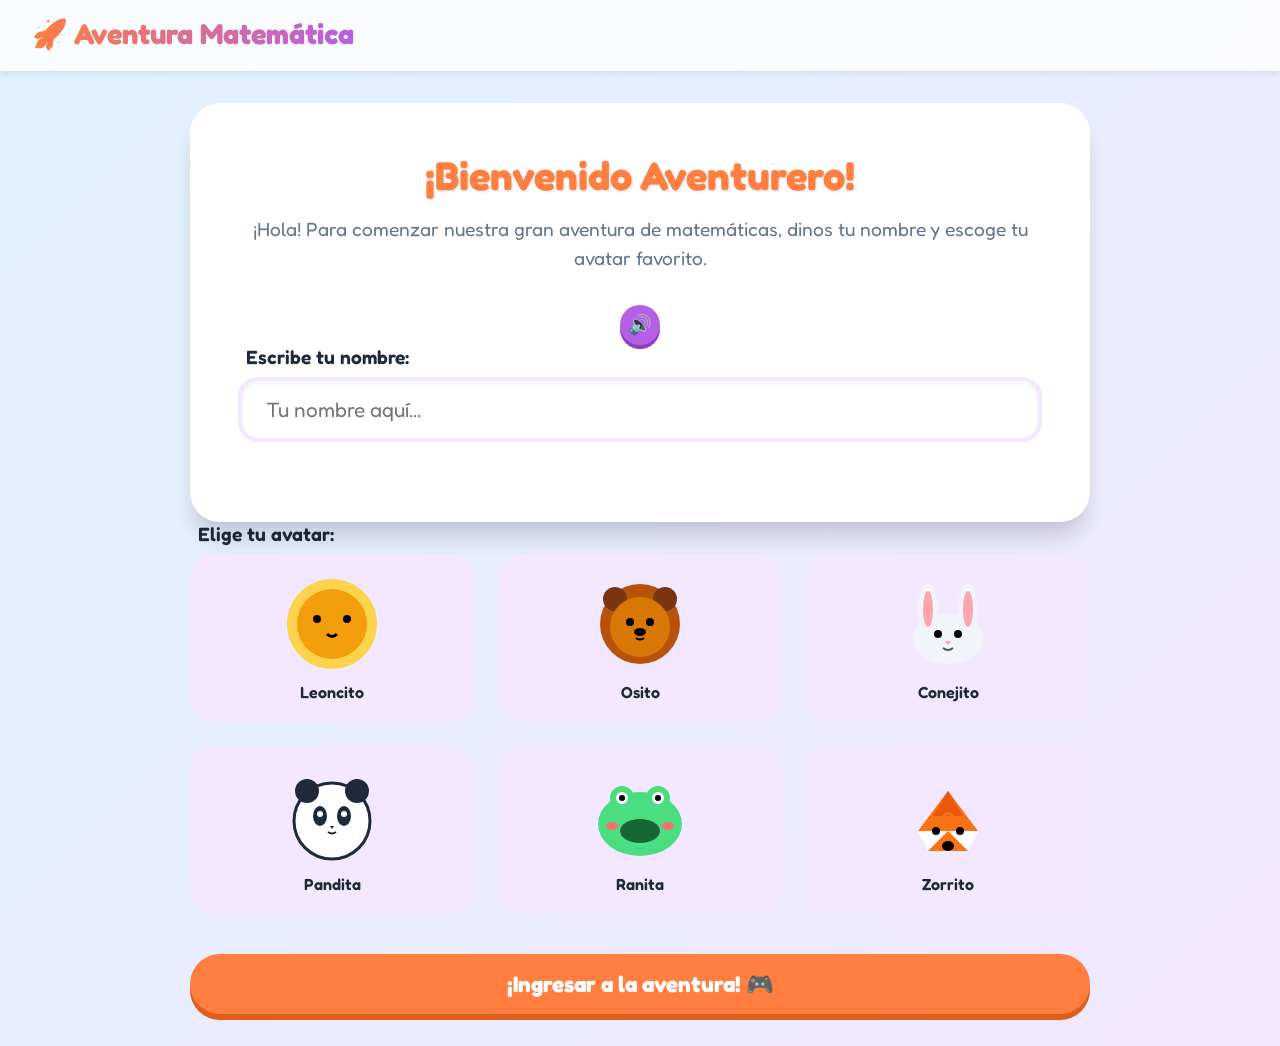
<file: juego5.html>
<!DOCTYPE html>
<html lang="es">
<head>
    <meta charset="UTF-8">
    <meta name="viewport" content="width=device-width, initial-scale=1.0">
    <title>Gran Desafío Matemático Final - Problemas</title>
    <link rel="stylesheet" href="css/style.css">
        <!-- Favicon -->
    <link rel="icon" href="img/logoo.png">
    
</head>
<body>

    <header class="header-bar">
        <a href="todos.html" class="header-brand">🚀 Aventura Matemática</a>
        <div class="header-user-info">
        <div class="header-profile">
            <div id="header-avatar-container"></div>
            <span class="header-username" id="header-username-val"></span>
        </div>
        <div class="header-score" id="header-score-box">
            ⭐ <span id="header-score-val">0</span>
        </div>
        </div>
    </header>

    <main class="main-container">
        <div class="kids-card game-card">
        <h1 class="kids-title text-orange">🏆 Gran Desafío Matemático Final</h1>
        
        <div class="game-info-row">
            <span class="round-indicator" id="round-text">Ronda 1 de 3</span>
            <div class="progress-bar-container">
            <div class="progress-bar-fill" id="progress-bar"></div>
            </div>
            <span class="round-indicator">⭐ Desafío Mixto</span>
        </div>

        <!-- Instrucción con voz -->
        <div style="margin-bottom: 1.5rem; text-align: left;">
            <span class="kids-subtitle tts-text tts-auto" id="game-instruction">
            ¡El desafío final! Resuelve el problema cotidiano. Arrastra o haz clic en la burbuja con el número correcto para completar la respuesta.
            </span>
        </div>

        <!-- Zona de Trabajo -->
        <div class="game-workspace">
            
            <!-- Tarjeta del Problema -->
            <div class="problem-card" id="problem-area">
            <p class="problem-text tts-text" id="story-text">
                Sofi tiene $600 y encuentra $250 más en su mochila. ¿Cuánto dinero tiene en total en pesos?
            </p>
            
            <div class="problem-equation">
                <span class="equation-part" id="eq-val1">600</span>
                <span class="equation-part" id="eq-op">+</span>
                <span class="equation-part" id="eq-val2">250</span>
                <span class="equation-part">=</span>
                <div class="answer-slot drop-target" id="answer-zone" ondragover="allowDrop(event)" ondrop="handleDrop(event)" onclick="devolverBurbuja()">
                ?
                </div>
                <span class="equation-part" id="eq-unit">pesos</span>
            </div>
            </div>

            <!-- Banco de Números -->
            <div>
            <div style="font-size: 0.9rem; font-weight: bold; color: var(--text-muted); margin-bottom: 0.5rem; text-align: center;">
                🎈 Burbujas Numéricas (Arrastra o haz clic en una opción):
            </div>
            <div class="number-bank" id="bubbles-container">
                <!-- Burbujas de números -->
            </div>
            </div>

            <!-- Feedback Overlay -->
            <div class="feedback-overlay" id="feedback-panel">
            <div class="feedback-content">
                <span class="feedback-emoji" id="feedback-emoji">🎉</span>
                <h2 class="feedback-title success" id="feedback-title">¡Excelente!</h2>
                <p class="feedback-msg tts-text" id="feedback-msg">¡Resuelto correctamente!</p>
                <button id="feedback-btn" class="kids-btn kids-btn-green">¡Siguiente! ➡️</button>
            </div>
            </div>

        </div>

        <!-- Acciones de juego -->
        <div class="game-actions">
            <button onclick="reiniciarRonda()" class="kids-btn kids-btn-purple" style="font-size: 1.1rem; padding: 0.8rem 1.5rem;">
            🔄 Limpiar Respuesta
            </button>
            <button onclick="validarDesafio()" class="kids-btn kids-btn-orange">
            Validar Desafío 🕵️‍♂️
            </button>
        </div>

        </div>
    </main>

    <script src="js/audio.js"></script>
    <script src="js/main.js"></script>
    <script>
        const rounds = [
        {
            story: "Sofi tiene 600 pesos y encuentra 250 pesos más en su mochila. ¿Cuánto dinero tiene en total?",
            val1: 600,
            val2: 250,
            op: "+",
            unit: "pesos",
            total: 850,
            options: [750, 850, 950],
            successPhrase: "¡Correcto! Sofi tiene 850 pesos. ¡La suma fue un éxito!"
        },
        {
            story: "Lucho tiene 12 bolitas de colores y las reparte en partes iguales entre sus 3 amigos. ¿Cuántas bolitas recibe cada uno?",
            val1: 12,
            val2: 3,
            op: "÷",
            unit: "bolitas",
            total: 4,
            options: [3, 4, 6],
            successPhrase: "¡Correcto! Cada amigo recibe 4 bolitas. ¡Excelente división!"
        },
        {
            story: "Para una fiesta se compran 5 paquetes de globos de colores. Si cada paquete trae 6 globos, ¿cuántos globos hay en total?",
            val1: 5,
            val2: 6,
            op: "x",
            unit: "globos",
            total: 30,
            options: [11, 24, 30],
            successPhrase: "¡Extraordinario! Hay 30 globos en total. ¡La multiplicación estuvo fantástica!"
        }
        ];

        let currentRoundIndex = 0;
        let placedNumber = null; // El número colocado en el slot

        function cargarRonda() {
        const data = rounds[currentRoundIndex];
        placedNumber = null;

        // Interfaz general
        document.getElementById('round-text').textContent = `Ronda ${currentRoundIndex + 1} de 3`;
        document.getElementById('progress-bar').style.width = `${((currentRoundIndex) / 3) * 100}%`;

        // Actualizar tarjeta del problema
        document.getElementById('story-text').textContent = data.story;
        document.getElementById('eq-val1').textContent = data.val1;
        document.getElementById('eq-op').textContent = data.op;
        document.getElementById('eq-val2').textContent = data.val2;
        document.getElementById('eq-unit').textContent = data.unit;

        // Resetear slot
        const slot = document.getElementById('answer-zone');
        slot.textContent = "?";
        slot.style.borderColor = "var(--color-blue)";
        slot.style.background = "rgba(58, 183, 248, 0.05)";

        // Vincular voz del problema
        const storyEl = document.getElementById('story-text');
        const speakBtn = storyEl.nextElementSibling;
        if (speakBtn) {
            speakBtn.onclick = (e) => {
            e.stopPropagation();
            MathAudio.playClick();
            MathAudio.speak(data.story, speakBtn);
            };
            MathAudio.speak(data.story, speakBtn);
        }

        // Cargar banco de burbujas
        dibujarBurbujas();

        document.getElementById('feedback-panel').style.display = 'none';
        }

        function dibujarBurbujas() {
        const data = rounds[currentRoundIndex];
        const bank = document.getElementById('bubbles-container');
        bank.innerHTML = '';

        data.options.forEach(num => {
            // Si ya está colocado, no dibujarlo en el banco
            if (placedNumber === num) return;

            const bubble = document.createElement('div');
            bubble.className = 'number-bubble';
            bubble.draggable = true;
            bubble.textContent = num;
            
            // Drag handlers
            bubble.addEventListener('dragstart', (e) => {
            e.dataTransfer.setData('text/plain', num.toString());
            });

            // Click handler (autocolocar)
            bubble.addEventListener('click', () => {
            colocarNumero(num);
            });

            bank.appendChild(bubble);
        });
        }

        // Drag events
        function allowDrop(e) {
        e.preventDefault();
        document.getElementById('answer-zone').classList.add('drag-over');
        }

        document.getElementById('answer-zone').addEventListener('dragleave', () => {
        document.getElementById('answer-zone').classList.remove('drag-over');
        });

        function handleDrop(e) {
        e.preventDefault();
        document.getElementById('answer-zone').classList.remove('drag-over');
        const numStr = e.dataTransfer.getData('text/plain');
        if (numStr) {
            const num = parseInt(numStr, 10);
            colocarNumero(num);
        }
        }

        // Colocar número en slot
        function colocarNumero(num) {
        placedNumber = num;
        MathAudio.playClick();

        // Rellenar visualmente el slot
        const slot = document.getElementById('answer-zone');
        slot.textContent = num;
        slot.style.borderColor = 'var(--color-orange)';
        slot.style.background = '#fffbeb';

        // Redibujar banco para esconder el número colocado
        dibujarBurbujas();
        }

        // Sacar número del slot
        function devolverBurbuja() {
        if (placedNumber !== null) {
            placedNumber = null;
            MathAudio.playClick();

            const slot = document.getElementById('answer-zone');
            slot.textContent = "?";
            slot.style.borderColor = "var(--color-blue)";
            slot.style.background = "rgba(58, 183, 248, 0.05)";

            dibujarBurbujas();
        }
        }

        // Validar al final del desafío
        function validarDesafio() {
        const data = rounds[currentRoundIndex];

        const feedback = document.getElementById('feedback-panel');
        const title = document.getElementById('feedback-title');
        const msg = document.getElementById('feedback-msg');
        const emoji = document.getElementById('feedback-emoji');
        const nextBtn = document.getElementById('feedback-btn');

        if (placedNumber === data.total) {
            // Acierto!
            MathAudio.playCorrect();
            MathApp.lanzarConfeti();
            MathApp.addScore(25); // +25 puntos

            title.textContent = "¡Respuesta Correcta!";
            title.className = "feedback-title success";
            emoji.textContent = "🎈";
            msg.textContent = data.successPhrase + " ¡Ganaste 25 puntos!";
            feedback.style.display = 'flex';
            MathAudio.speak(data.successPhrase);

            nextBtn.onclick = () => {
            currentRoundIndex++;
            if (currentRoundIndex < rounds.length) {
                cargarRonda();
            } else {
                // Completó todo el juego 5! Redirigir a final.html
                document.getElementById('progress-bar').style.width = '100%';
                redireccionFinal();
            }
            };

        } else {
            // Fallo!
            MathAudio.playIncorrect();
            
            let errorMsg = "¡Oh! Esa respuesta es incorrecta. Vuelve a leer el problema y haz la operación con calma.";
            if (placedNumber === null) {
            errorMsg = "¡Debes arrastrar una burbuja con tu respuesta al casillero vacío antes de validar!";
            }
            MathAudio.speak(errorMsg);

            // Sacudir tarjeta
            const card = document.getElementById('problem-area');
            card.classList.add('shake-element');
            setTimeout(() => card.classList.remove('shake-element'), 500);
        }
        }

        function redireccionFinal() {
        const feedback = document.getElementById('feedback-panel');
        const title = document.getElementById('feedback-title');
        const msg = document.getElementById('feedback-msg');
        const emoji = document.getElementById('feedback-emoji');
        const nextBtn = document.getElementById('feedback-btn');

        MathApp.lanzarConfeti();
        MathAudio.playWin();

        title.textContent = "🔥 ¡DESAFÍO COMPLETADO! 🔥";
        title.className = "feedback-title success";
        emoji.textContent = "🏆";
        
        const finishedMsg = "¡Impresionante! Has resuelto todos los problemas del desafío final con gran éxito. ¡Vamos a ver tus estrellas!";
        msg.textContent = finishedMsg;
        
        nextBtn.textContent = "Ver Resultados Finales ⭐⭐⭐";
        feedback.style.display = 'flex';
        MathAudio.speak(finishedMsg);

        nextBtn.onclick = () => {
            window.location.href = 'final.html';
        };
        }

        function reiniciarRonda() {
        devolverBurbuja();
        }

        document.addEventListener('DOMContentLoaded', () => {
        cargarRonda();
        });
    </script>
</body>
</html>
</file>
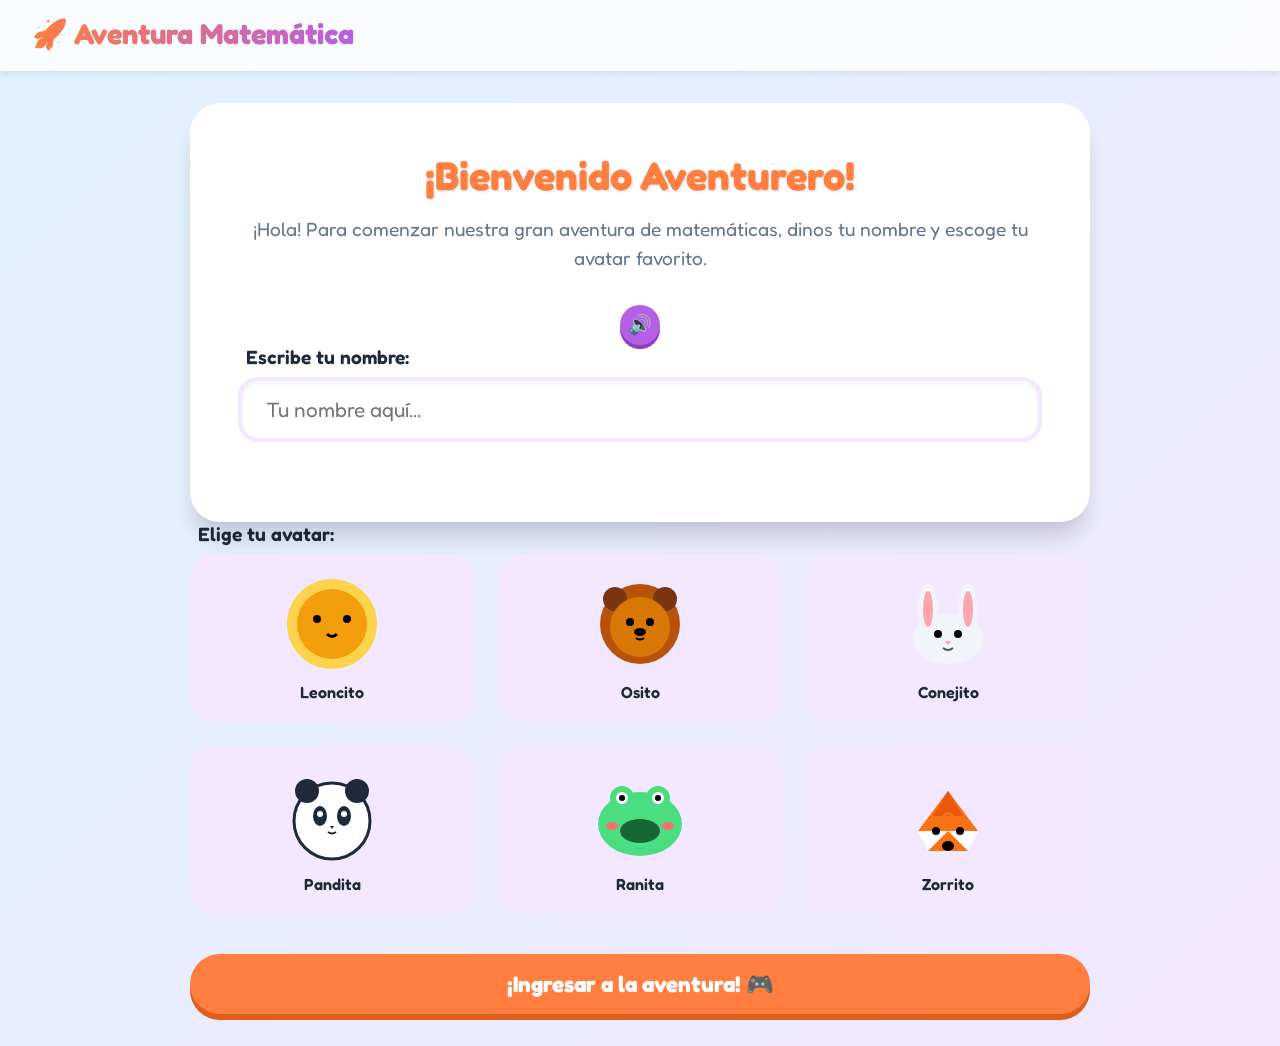
<file: todos.html>
<!DOCTYPE html>
<html lang="es">
<head>
    <meta charset="UTF-8">
    <meta name="viewport" content="width=device-width, initial-scale=1.0">
    <title>Todos los Juegos - Aventura Matemática</title>
    <link rel="stylesheet" href="css/style.css">
        <!-- Favicon -->
    <link rel="icon" href="img/logoo.png">

</head>
<body>

    <header class="header-bar">
        <a href="bienvenida.html" class="header-brand">🚀 Aventura Matemática</a>
        <div class="header-user-info">
        <div class="header-profile">
            <div id="header-avatar-container"></div>
            <span class="header-username" id="header-username-val"></span>
        </div>
        <div class="header-score" id="header-score-box">
            ⭐ <span id="header-score-val">0</span>
        </div>
        </div>
    </header>

    <main class="main-container">
        <div class="kids-card" style="padding: 2rem;">
        <h1 class="kids-title text-orange">🎮 Menú de Actividades</h1>
        
        <p class="kids-subtitle tts-text tts-auto" style="margin-bottom: 2rem;">
            Desde aquí puedes elegir cualquiera de los juegos matemáticos para divertirte y seguir practicando, o también reiniciar toda tu aventura si lo deseas.
        </p>

        <!-- Cuadrícula de Juegos (6 tarjetas) -->
        <div class="todos-grid">
            
            <!-- Juego 1 -->
            <div class="menu-game-card">
            <div>
                <span class="menu-game-icon">🛒</span>
                <h3 class="menu-game-title">Supermercado Matemático</h3>
                <p class="menu-game-desc">Practica sumas agregando ricos productos a tu carrito de compras.</p>
            </div>
            <a href="basico4.html" class="kids-btn kids-btn-orange" style="font-size: 1.05rem; padding: 0.6rem 1.2rem;">¡Jugar! ➕</a>
            </div>

            <!-- Juego 2 -->
            <div class="menu-game-card">
            <div>
                <span class="menu-game-icon">💰</span>
                <h3 class="menu-game-title">El Vuelto Correcto</h3>
                <p class="menu-game-desc">Domina las restas entregando las monedas exactas de vuelto al cliente.</p>
            </div>
            <a href="juego1.html" class="kids-btn kids-btn-blue" style="font-size: 1.05rem; padding: 0.6rem 1.2rem;">¡Jugar! ➖</a>
            </div>

            <!-- Juego 3 -->
            <div class="menu-game-card">
            <div>
                <span class="menu-game-icon">🧺</span>
                <h3 class="menu-game-title">Canastas Matemáticas</h3>
                <p class="menu-game-desc">Aprende multiplicaciones agrupando frutas ricas en las canastas.</p>
            </div>
            <a href="juego2.html" class="kids-btn kids-btn-purple" style="font-size: 1.05rem; padding: 0.6rem 1.2rem;">¡Jugar! ✖️</a>
            </div>

            <!-- Juego 4 -->
            <div class="menu-game-card">
            <div>
                <span class="menu-game-icon">🍬</span>
                <h3 class="menu-game-title">Repartiendo Objetos</h3>
                <p class="menu-game-desc">Aprende divisiones repartiendo caramelos equitativamente en platos.</p>
            </div>
            <a href="juego3.html" class="kids-btn kids-btn-green" style="font-size: 1.05rem; padding: 0.6rem 1.2rem;">¡Jugar! ➗</a>
            </div>

            <!-- Juego 5 -->
            <div class="menu-game-card">
            <div>
                <span class="menu-game-icon">🧩</span>
                <h3 class="menu-game-title">Crucigrama Matemático</h3>
                <p class="menu-game-desc">Resuelve el crucigrama y demuestra que conoces los términos de matemática.</p>
            </div>
            <a href="juego4.html" class="kids-btn kids-btn-orange" style="font-size: 1.05rem; padding: 0.6rem 1.2rem;">¡Jugar! 🧠</a>
            </div>

            <!-- Juego 6 -->
            <div class="menu-game-card">
            <div>
                <span class="menu-game-icon">🏆</span>
                <h3 class="menu-game-title">Desafío Matemático Final</h3>
                <p class="menu-game-desc">Resuelve los problemas cotidianos de la vida real con las 4 operaciones.</p>
            </div>
            <a href="juego5.html" class="kids-btn kids-btn-blue" style="font-size: 1.05rem; padding: 0.6rem 1.2rem;">¡Jugar! 🌟</a>
            </div>

        </div>

        <div style="border-top: 4px dashed #e2e8f0; padding-top: 2rem; display: flex; flex-direction: column; gap: 1rem; align-items: center;">
            <button onclick="reiniciarTodo()" class="kids-btn kids-btn-purple" style="width: 100%; max-width: 350px;">
            🔄 Borrar Todo y Salir
            </button>
            <a href="bienvenida.html" class="kids-btn kids-btn-green" style="width: 100%; max-width: 350px;">
            Volver a la Bienvenida 🏠
            </a>
        </div>

        </div>
    </main>

    <script src="js/audio.js"></script>
    <script src="js/main.js"></script>
    <script>
        function reiniciarTodo() {
        if (confirm("¿Estás seguro de que quieres borrar tu nombre, avatar y puntaje? Esto reiniciará toda la experiencia.")) {
            MathAudio.playClick();
            MathApp.cerrarSesion();
        }
        }
    </script>
</body>
</html>
</file>
<file: css/style.css>
@import url('https://fonts.googleapis.com/css2?family=Fredoka:wght@300;400;500;600;700&display=swap');

:root {
    --bg-primary: #e0f2fe;
    --bg-secondary: #f3e8ff;
    --text-color: #1e293b;
    --text-muted: #64748b;
    --color-orange: #ff7e40;
    --color-orange-hover: #e05e1b;
    --color-yellow: #ffc83b;
    --color-green: #3cd070;
    --color-green-hover: #2ba654;
    --color-blue: #3ab7f8;
    --color-blue-hover: #179ad9;
    --color-purple: #b55fe6;
    --color-purple-hover: #9842c9;
    --color-pink: #f43f5e;
    --font-kids: 'Fredoka', system-ui, -apple-system, sans-serif;
    --shadow-sm: 0 4px 6px -1px rgba(0, 0, 0, 0.08);
    --shadow-md: 0 10px 15px -3px rgba(0, 0, 0, 0.1), 0 4px 6px -2px rgba(0, 0, 0, 0.05);
    --shadow-lg: 0 20px 25px -5px rgba(0, 0, 0, 0.15), 0 10px 10px -5px rgba(0, 0, 0, 0.04);
    }

    * {
    box-sizing: border-box;
    margin: 0;
    padding: 0;
    }

body {
    font-family: var(--font-kids);
    color: var(--text-color);
    min-height: 100vh;
    background: linear-gradient(135deg, #e0f2fe 0%, #f3e8ff 100%);
    position: relative;
    overflow-x: hidden;
    display: flex;
    flex-direction: column;
    }

/* Bubbles Background */
.bubbles-container {
    position: fixed;
    top: 0;
    left: 0;
    width: 100%;
    height: 100%;
    z-index: -1;
    pointer-events: none;
    overflow: hidden;
    }

.bubble {
    position: absolute;
    bottom: -150px;
    background: rgba(255, 255, 255, 0.25);
    border-radius: 50%;
    animation: bubbleUp 15s infinite linear;
    }

@keyframes bubbleUp {
    0% {
        transform: translateY(0) scale(1) rotate(0deg);
        opacity: 0;
    }
    10% {
        opacity: 0.8;
    }
    90% {
        opacity: 0.8;
    }
    100% {
        transform: translateY(-120vh) scale(1.2) rotate(360deg);
        opacity: 0;
    }
    }

/* Header & Global Stats */
.header-bar {
    display: flex;
    justify-content: space-between;
    align-items: center;
    padding: 1rem 2rem;
    background: rgba(255, 255, 255, 0.8);
    backdrop-filter: blur(10px);
    border-bottom: 4px solid rgba(255, 255, 255, 0.5);
    box-shadow: var(--shadow-sm);
    position: sticky;
    top: 0;
    z-index: 100;
    }

.header-brand {
    font-size: 1.8rem;
    font-weight: 700;
    background: linear-gradient(to right, var(--color-orange), var(--color-purple));
    -webkit-background-clip: text;
    -webkit-text-fill-color: transparent;
    display: flex;
    align-items: center;
    gap: 0.5rem;
    cursor: pointer;
    text-decoration: none;
    }

.header-user-info {
    display: flex;
    align-items: center;
    gap: 1.5rem;
    }

.header-profile {
    display: flex;
    align-items: center;
    gap: 0.5rem;
    background: white;
    padding: 0.4rem 1rem;
    border-radius: 50px;
    border: 3px solid var(--color-blue);
    box-shadow: var(--shadow-sm);
    }

.header-avatar-svg {
    width: 35px;
    height: 35px;
    }

.header-username {
    font-weight: 600;
    font-size: 1.1rem;
    }

.header-score {
    font-size: 1.3rem;
    font-weight: 700;
    color: #fbbf24;
    background: #fff;
    padding: 0.5rem 1.2rem;
    border-radius: 50px;
    border: 3px solid #fbbf24;
    box-shadow: var(--shadow-sm);
    display: flex;
    align-items: center;
    gap: 0.3rem;
    animation: scorePulse 2s infinite ease-in-out;
    }

@keyframes scorePulse {
    0%, 100% { transform: scale(1); }
    50% { transform: scale(1.05); }
    }

/* Speaker Buttons */
.tts-button {
    background: var(--color-purple);
    border: none;
    color: white;
    width: 40px;
    height: 40px;
    border-radius: 50%;
    cursor: pointer;
    display: inline-flex;
    align-items: center;
    justify-content: center;
    font-size: 1.2rem;
    transition: transform 0.2s, background-color 0.2s;
    box-shadow: 0 4px 0 #8c42bb;
    vertical-align: middle;
}

.tts-button:hover {
    background: var(--color-purple-hover);
    transform: translateY(-2px);
}

.tts-button:active {
    transform: translateY(2px);
    box-shadow: none;
}

.tts-button.playing {
    animation: bounce 0.6s infinite alternate;
}

@keyframes bounce {
    from { transform: translateY(0); }
    to { transform: translateY(-8px); }
}

    /* Layout Container */
    .main-container {
    max-width: 900px;
    width: 95%;
    margin: 2rem auto;
    flex: 1;
    display: flex;
    flex-direction: column;
    justify-content: center;
    }

    /* Cards & Containers */
    .kids-card {
    background: white;
    border-radius: 30px;
    padding: 2.5rem;
    border: 8px solid rgba(255, 255, 255, 0.9);
    box-shadow: var(--shadow-lg);
    position: relative;
    text-align: center;
    transition: transform 0.3s ease;
    }

    .kids-card.game-card {
    padding: 2rem 1.5rem;
    }

    .kids-title {
    font-size: 2.5rem;
    font-weight: 700;
    color: var(--color-orange);
    margin-bottom: 1rem;
    text-shadow: 2px 2px 0px rgba(0,0,0,0.05);
    }

    .kids-subtitle {
    font-size: 1.2rem;
    color: var(--text-muted);
    margin-bottom: 2rem;
    line-height: 1.5;
    }

    /* Forms & Inputs */
    .kids-input-group {
    margin-bottom: 2rem;
    text-align: left;
    }

    .kids-label {
    display: block;
    font-size: 1.2rem;
    font-weight: 600;
    margin-bottom: 0.5rem;
    color: var(--text-color);
    padding-left: 0.5rem;
    }

    .kids-input {
    width: 100%;
    padding: 1rem 1.5rem;
    font-size: 1.3rem;
    font-family: var(--font-kids);
    border: 4px solid var(--bg-secondary);
    border-radius: 20px;
    outline: none;
    transition: border-color 0.2s, box-shadow 0.2s;
    box-shadow: inset 0 2px 4px rgba(0,0,0,0.05);
    }

    .kids-input:focus {
    border-color: var(--color-blue);
    box-shadow: 0 0 0 4px rgba(58, 183, 248, 0.2);
    }

    /* Avatar Grid (6 Avatars) */
    .avatar-grid {
    display: grid;
    grid-template-columns: repeat(3, 1fr);
    gap: 1.5rem;
    margin-bottom: 2.5rem;
    }

    @media (max-width: 600px) {
    .avatar-grid {
        grid-template-columns: repeat(2, 1fr);
    }
    }

    .avatar-option {
    background: var(--bg-secondary);
    border: 4px solid transparent;
    border-radius: 24px;
    padding: 1rem;
    cursor: pointer;
    transition: transform 0.2s, border-color 0.2s, background-color 0.2s;
    display: flex;
    flex-direction: column;
    align-items: center;
    gap: 0.5rem;
    position: relative;
    }

    .avatar-option:hover {
    transform: translateY(-5px) scale(1.03);
    background: white;
    border-color: var(--color-blue);
    box-shadow: var(--shadow-md);
    }

    .avatar-option.selected {
    background: white;
    border-color: var(--color-orange);
    box-shadow: 0 0 0 4px rgba(255, 126, 64, 0.25), var(--shadow-md);
    }

    .avatar-option svg {
    width: 100px;
    height: 100px;
    transition: transform 0.3s;
    }

    .avatar-option.selected svg {
    animation: wiggle 0.6s infinite alternate;
    }

    @keyframes wiggle {
    from { transform: rotate(-5deg); }
    to { transform: rotate(5deg); }
    }

    .avatar-name {
    font-weight: 600;
    font-size: 1rem;
    color: var(--text-color);
    }

    /* Buttons */
    .kids-btn {
    font-family: var(--font-kids);
    font-size: 1.4rem;
    font-weight: 700;
    padding: 1rem 2.5rem;
    border-radius: 50px;
    border: none;
    cursor: pointer;
    display: inline-flex;
    align-items: center;
    justify-content: center;
    gap: 0.5rem;
    transition: transform 0.2s, filter 0.2s;
    text-decoration: none;
    }

    .kids-btn-orange {
    background: var(--color-orange);
    color: white;
    box-shadow: 0 6px 0 var(--color-orange-hover);
    }

    .kids-btn-green {
    background: var(--color-green);
    color: white;
    box-shadow: 0 6px 0 var(--color-green-hover);
    }

    .kids-btn-blue {
    background: var(--color-blue);
    color: white;
    box-shadow: 0 6px 0 var(--color-blue-hover);
    }

    .kids-btn-purple {
    background: var(--color-purple);
    color: white;
    box-shadow: 0 6px 0 var(--color-purple-hover);
    }

    .kids-btn:hover {
    transform: translateY(-3px);
    filter: brightness(1.05);
    }

    .kids-btn:active {
    transform: translateY(3px);
    box-shadow: none !important;
    }

    .kids-btn:disabled {
    background: #cbd5e1;
    color: #94a3b8;
    box-shadow: 0 6px 0 #94a3b8;
    cursor: not-allowed;
    transform: none;
    }

    /* Game Interface Layouts */
    .game-info-row {
    display: flex;
    justify-content: space-between;
    align-items: center;
    margin-bottom: 1.5rem;
    background: var(--bg-primary);
    padding: 0.8rem 1.5rem;
    border-radius: 20px;
    border: 3px solid white;
    }

    .round-indicator {
    font-weight: 700;
    font-size: 1.2rem;
    color: var(--color-purple);
    }

    .progress-bar-container {
    flex: 1;
    max-width: 300px;
    height: 20px;
    background: rgba(255, 255, 255, 0.6);
    border-radius: 10px;
    overflow: hidden;
    border: 2px solid white;
    margin: 0 1rem;
    }

    .progress-bar-fill {
    height: 100%;
    width: 0%;
    background: var(--color-green);
    border-radius: 10px;
    transition: width 0.4s ease;
    }

    /* Game Workspace styling */
    .game-workspace {
    background: #f8fafc;
    border: 4px dashed #cbd5e1;
    border-radius: 24px;
    padding: 1.5rem;
    margin-bottom: 1.5rem;
    position: relative;
    min-height: 350px;
    display: flex;
    flex-direction: column;
    justify-content: space-between;
    }

    /* Drag Items & Targets */
    .drag-source-container {
    display: flex;
    justify-content: center;
    align-items: center;
    gap: 1rem;
    flex-wrap: wrap;
    padding: 1rem;
    background: white;
    border-radius: 20px;
    border: 3px solid #e2e8f0;
    margin-bottom: 1rem;
    }

    .drag-item {
    cursor: grab;
    user-select: none;
    background: white;
    border: 3px solid var(--color-blue);
    border-radius: 20px;
    padding: 0.5rem;
    box-shadow: var(--shadow-sm);
    display: flex;
    flex-direction: column;
    align-items: center;
    transition: transform 0.2s, box-shadow 0.2s;
    touch-action: none;
    }

    .drag-item:hover {
    transform: scale(1.05);
    box-shadow: var(--shadow-md);
    }

    .drag-item:active {
    cursor: grabbing;
    }

    .drag-item svg {
    width: 60px;
    height: 60px;
    }

    .drag-item-label {
    font-size: 0.9rem;
    font-weight: 600;
    margin-top: 0.3rem;
    color: var(--color-blue);
    }

    .drop-target {
    border: 4px dashed var(--color-blue);
    background: rgba(58, 183, 248, 0.05);
    border-radius: 24px;
    padding: 1.5rem;
    min-height: 150px;
    display: flex;
    flex-wrap: wrap;
    align-items: center;
    justify-content: center;
    gap: 0.8rem;
    transition: background-color 0.3s, border-color 0.3s;
    }

    .drop-target.drag-over {
    background: rgba(58, 183, 248, 0.15);
    border-color: var(--color-purple);
    }

    /* Action Area */
    .game-actions {
    display: flex;
    justify-content: space-between;
    align-items: center;
    gap: 1rem;
    margin-top: 1rem;
    }

    .feedback-overlay {
    position: absolute;
    top: 0;
    left: 0;
    width: 100%;
    height: 100%;
    background: rgba(255, 255, 255, 0.95);
    border-radius: 20px;
    display: none;
    flex-direction: column;
    align-items: center;
    justify-content: center;
    z-index: 10;
    animation: popIn 0.3s cubic-bezier(0.175, 0.885, 0.32, 1.275);
    }

    @keyframes popIn {
    from { transform: scale(0.8); opacity: 0; }
    to { transform: scale(1); opacity: 1; }
    }

    .feedback-content {
    text-align: center;
    max-width: 400px;
    padding: 2rem;
    }

    .feedback-emoji {
    font-size: 4.5rem;
    margin-bottom: 1rem;
    display: inline-block;
    animation: bounce 0.6s infinite alternate;
    }

    .feedback-title {
    font-size: 2rem;
    font-weight: 700;
    margin-bottom: 0.5rem;
    }

    .feedback-title.success {
    color: var(--color-green);
    }

    .feedback-title.error {
    color: var(--color-pink);
    }

    .feedback-msg {
    font-size: 1.1rem;
    color: var(--text-muted);
    margin-bottom: 1.5rem;
    }

    /* Shake Animation for errors */
    .shake-element {
    animation: shake 0.5s ease-in-out;
    }

    @keyframes shake {
    0%, 100% { transform: translateX(0); }
    10%, 30%, 50%, 70%, 90% { transform: translateX(-10px); }
    20%, 40%, 60%, 80% { transform: translateX(10px); }
    }

    /* Game 1: Supermercado */
    .market-shelf {
    display: flex;
    justify-content: space-around;
    background: #eddcc6;
    border-radius: 12px;
    padding: 1rem;
    border-bottom: 10px solid #bc9d74;
    margin-bottom: 1.5rem;
    }

    .cart-dropzone {
    min-height: 140px;
    border: 4px dashed var(--color-orange);
    background: rgba(255, 126, 64, 0.05);
    border-radius: 20px;
    display: flex;
    align-items: center;
    justify-content: center;
    flex-direction: column;
    gap: 0.5rem;
    }

    .cart-dropzone.drag-over {
    background: rgba(255, 126, 64, 0.15);
    }

    .cart-icon-container {
    width: 70px;
    height: 70px;
    }

    .cart-items-list {
    display: flex;
    flex-wrap: wrap;
    gap: 0.5rem;
    justify-content: center;
    }

    .options-grid {
    display: grid;
    grid-template-columns: repeat(3, 1fr);
    gap: 1rem;
    margin-top: 1rem;
    }

    /* Game 2: Vuelto */
    .wallet-box {
    display: flex;
    justify-content: space-around;
    background: #f1f5f9;
    border: 3px solid #cbd5e1;
    border-radius: 16px;
    padding: 1rem;
    margin-bottom: 1rem;
    }

    .coin-item {
    width: 60px;
    height: 60px;
    border-radius: 50%;
    background: #ffc83b;
    border: 3px solid #e0ab19;
    color: #78350f;
    font-weight: 700;
    display: flex;
    align-items: center;
    justify-content: center;
    font-size: 1.1rem;
    cursor: grab;
    user-select: none;
    box-shadow: 0 4px 0 #b4860b;
    touch-action: none;
    }

    .coin-item.bill-100 {
    background: #e2fcd4;
    border-color: #4ade80;
    color: #166534;
    }

    .coin-item.coin-100 {
    background: #ffe395;
    border-color: #f59e0b;
    color: #78350f;
    }

    .coin-item.coin-50 {
    background: #e2e8f0;
    border-color: #94a3b8;
    color: #334155;
    width: 50px;
    height: 50px;
    box-shadow: 0 4px 0 #64748b;
    }

    .coin-item.coin-10 {
    background: #fed7aa;
    border-color: #ea580c;
    color: #7c2d12;
    width: 40px;
    height: 40px;
    font-size: 0.9rem;
    box-shadow: 0 4px 0 #c2410c;
    }

    .cash-register-receipt {
    background: #fff;
    border: 3px solid #cbd5e1;
    border-radius: 12px;
    padding: 1rem;
    text-align: left;
    margin-bottom: 1rem;
    font-family: monospace;
    font-size: 1rem;
    box-shadow: var(--shadow-sm);
    }

    .hand-dropzone {
    min-height: 120px;
    border: 4px dashed var(--color-green);
    background: rgba(60, 208, 112, 0.05);
    border-radius: 20px;
    }

    /* Game 3: Canastas Multiplicaciones */
    .baskets-grid {
    display: flex;
    justify-content: space-around;
    gap: 1rem;
    margin-bottom: 1.5rem;
    flex-wrap: wrap;
    }

    .basket-box {
    flex: 1;
    min-width: 150px;
    min-height: 180px;
    border: 3px dashed var(--color-purple);
    background: rgba(181, 95, 230, 0.05);
    border-radius: 20px;
    padding: 0.5rem;
    display: flex;
    flex-direction: column;
    align-items: center;
    }

    .basket-svg-container {
    width: 80px;
    height: 60px;
    margin-bottom: 0.5rem;
    }

    .basket-fruits-zone {
    width: 100%;
    min-height: 80px;
    display: flex;
    flex-wrap: wrap;
    gap: 0.3rem;
    justify-content: center;
    align-items: center;
    }

    /* Game 4: Divisiones */
    .kids-plates-grid {
    display: flex;
    justify-content: space-around;
    gap: 1rem;
    margin-top: 1.5rem;
    flex-wrap: wrap;
    }

    .plate-box {
    flex: 1;
    min-width: 130px;
    min-height: 150px;
    border: 3px dashed var(--color-blue);
    background: rgba(58, 183, 248, 0.05);
    border-radius: 20px;
    padding: 0.5rem;
    display: flex;
    flex-direction: column;
    align-items: center;
    }

    .plate-avatar {
    width: 50px;
    height: 50px;
    margin-bottom: 0.5rem;
    }

    .plate-dropzone {
    width: 100%;
    min-height: 60px;
    background: white;
    border: 2px solid #e2e8f0;
    border-radius: 50%;
    display: flex;
    flex-wrap: wrap;
    justify-content: center;
    align-items: center;
    gap: 0.2rem;
    padding: 0.3rem;
    }

    /* Game 5: Crucigrama */
    .crossword-container {
    display: flex;
    gap: 2rem;
    align-items: flex-start;
    flex-wrap: wrap;
    }

    .crossword-grid {
    display: grid;
    grid-template-columns: repeat(12, 35px);
    grid-template-rows: repeat(11, 35px);
    gap: 3px;
    background: #f1f5f9;
    padding: 10px;
    border-radius: 20px;
    border: 4px solid white;
    box-shadow: var(--shadow-sm);
    margin: 0 auto;
    }

    @media (max-width: 700px) {
    .crossword-container {
        flex-direction: column;
        align-items: center;
    }
    .crossword-grid {
        grid-template-columns: repeat(12, 26px);
        grid-template-rows: repeat(11, 26px);
        gap: 2px;
    }
    .crossword-cell input {
        font-size: 0.9rem !important;
    }
    .crossword-number {
        font-size: 0.5rem !important;
    }
    }

    .crossword-cell {
    position: relative;
    width: 100%;
    height: 100%;
    }

    .crossword-cell.empty {
    background: transparent;
    }

    .crossword-cell input {
    width: 100%;
    height: 100%;
    border: 2px solid #cbd5e1;
    border-radius: 8px;
    text-align: center;
    font-weight: 700;
    font-size: 1.2rem;
    text-transform: uppercase;
    outline: none;
    font-family: var(--font-kids);
    transition: background-color 0.2s, border-color 0.2s;
    }

    .crossword-cell input:focus {
    border-color: var(--color-purple);
    background: #faf5ff;
    }

    .crossword-cell.correct input {
    background: #d1fae5;
    border-color: #34d399;
    }

    .crossword-number {
    position: absolute;
    top: 2px;
    left: 3px;
    font-size: 0.7rem;
    font-weight: 700;
    color: var(--color-purple);
    z-index: 2;
    pointer-events: none;
    }

    .crossword-clues {
    flex: 1;
    min-width: 250px;
    text-align: left;
    background: white;
    padding: 1.5rem;
    border-radius: 20px;
    border: 3px solid var(--bg-secondary);
    }

    .clue-section-title {
    font-size: 1.3rem;
    font-weight: 700;
    color: var(--color-purple);
    margin-bottom: 0.8rem;
    display: flex;
    align-items: center;
    gap: 0.5rem;
    }

    .clue-list {
    list-style: none;
    display: flex;
    flex-direction: column;
    gap: 0.8rem;
    }

    .clue-item {
    padding: 0.5rem 0.8rem;
    border-radius: 12px;
    background: #f8fafc;
    border-left: 5px solid var(--color-blue);
    cursor: pointer;
    transition: transform 0.2s, background-color 0.2s;
    display: flex;
    align-items: center;
    justify-content: space-between;
    gap: 0.5rem;
    font-size: 0.95rem;
    }

    .clue-item:hover {
    background: #eff6ff;
    transform: translateX(3px);
    }

    .clue-item.active {
    background: #e0f2fe;
    border-left-color: var(--color-orange);
    }

    /* Game 6: Desafío Final */
    .problem-card {
    background: white;
    border: 3px solid #e2e8f0;
    border-radius: 20px;
    padding: 1.5rem;
    margin-bottom: 1.5rem;
    text-align: left;
    box-shadow: var(--shadow-sm);
    display: flex;
    flex-direction: column;
    gap: 0.5rem;
    }

    .problem-text {
    font-size: 1.25rem;
    line-height: 1.5;
    font-weight: 500;
    }

    .problem-equation {
    display: flex;
    align-items: center;
    gap: 0.8rem;
    margin-top: 0.5rem;
    flex-wrap: wrap;
    }

    .equation-part {
    font-size: 1.5rem;
    font-weight: 700;
    }

    .answer-slot {
    width: 100px;
    height: 50px;
    border: 3px dashed var(--color-blue);
    background: rgba(58, 183, 248, 0.05);
    border-radius: 15px;
    display: flex;
    align-items: center;
    justify-content: center;
    font-weight: 700;
    font-size: 1.3rem;
    color: var(--text-color);
    transition: background-color 0.3s, border-color 0.3s;
    }

    .answer-slot.drag-over {
    background: rgba(58, 183, 248, 0.15);
    border-color: var(--color-purple);
    }

    .number-bank {
    display: flex;
    gap: 1rem;
    justify-content: center;
    flex-wrap: wrap;
    margin-bottom: 1.5rem;
    }

    .number-bubble {
    background: white;
    border: 3px solid var(--color-orange);
    border-radius: 50%;
    width: 55px;
    height: 55px;
    display: flex;
    align-items: center;
    justify-content: center;
    font-weight: 700;
    font-size: 1.3rem;
    cursor: grab;
    box-shadow: 0 4px 0 var(--color-orange-hover);
    user-select: none;
    touch-action: none;
    transition: transform 0.2s;
    }

    .number-bubble:hover {
    transform: scale(1.08);
    }

    .number-bubble:active {
    cursor: grabbing;
    }

    /* Todos Menu Grid */
    .todos-grid {
    display: grid;
    grid-template-columns: repeat(3, 1fr);
    gap: 1.5rem;
    margin-bottom: 2rem;
    }

    @media (max-width: 800px) {
    .todos-grid {
        grid-template-columns: repeat(2, 1fr);
    }
    }

    @media (max-width: 550px) {
    .todos-grid {
        grid-template-columns: 1fr;
    }
    }

    .menu-game-card {
    background: white;
    border-radius: 24px;
    border: 4px solid rgba(255, 255, 255, 0.9);
    padding: 1.5rem;
    box-shadow: var(--shadow-md);
    text-align: center;
    display: flex;
    flex-direction: column;
    justify-content: space-between;
    transition: transform 0.3s;
    }

    .menu-game-card:hover {
    transform: translateY(-8px);
    }

    .menu-game-icon {
    font-size: 3rem;
    margin-bottom: 0.5rem;
    display: block;
    }

    .menu-game-title {
    font-size: 1.3rem;
    font-weight: 700;
    color: var(--color-blue);
    margin-bottom: 0.5rem;
    }

    .menu-game-desc {
    font-size: 0.9rem;
    color: var(--text-muted);
    margin-bottom: 1.5rem;
    line-height: 1.4;
    }

    /* Final Page Animations */
    .trophy-container {
    margin: 1.5rem 0;
    display: flex;
    justify-content: center;
    }

    .trophy-svg {
    width: 180px;
    height: 180px;
    animation: float 3s infinite ease-in-out;
    }

    @keyframes float {
    0%, 100% { transform: translateY(0) rotate(0deg); }
    50% { transform: translateY(-15px) rotate(3deg); }
    }

    .stars-container {
    display: flex;
    justify-content: center;
    gap: 1rem;
    margin-bottom: 2rem;
    }

    .final-star {
    font-size: 3.5rem;
    color: #fbbf24;
    opacity: 0;
    transform: scale(0);
    }

    .final-star.animate {
    animation: starBounce 0.8s cubic-bezier(0.175, 0.885, 0.32, 1.275) forwards;
    }

    .final-star:nth-child(1).animate { animation-delay: 0.4s; }
    .final-star:nth-child(2).animate { animation-delay: 0.9s; }
    .final-star:nth-child(3).animate { animation-delay: 1.4s; }

    @keyframes starBounce {
    0% { transform: scale(0); opacity: 0; }
    70% { transform: scale(1.3); }
    100% { transform: scale(1); opacity: 1; }
    }

    /* Utilities */
    .text-orange { color: var(--color-orange); }
    .text-blue { color: var(--color-blue); }
    .text-green { color: var(--color-green); }
    .text-purple { color: var(--color-purple); }

    .flex-center {
    display: flex;
    justify-content: center;
    align-items: center;
    }

    .hidden {
    display: none !important;
    }

    /* Canvas confetti positioning */
    #confetti-canvas {
    position: fixed;
    top: 0;
    left: 0;
    width: 100%;
    height: 100%;
    pointer-events: none;
    z-index: 999;
    }
</file>
